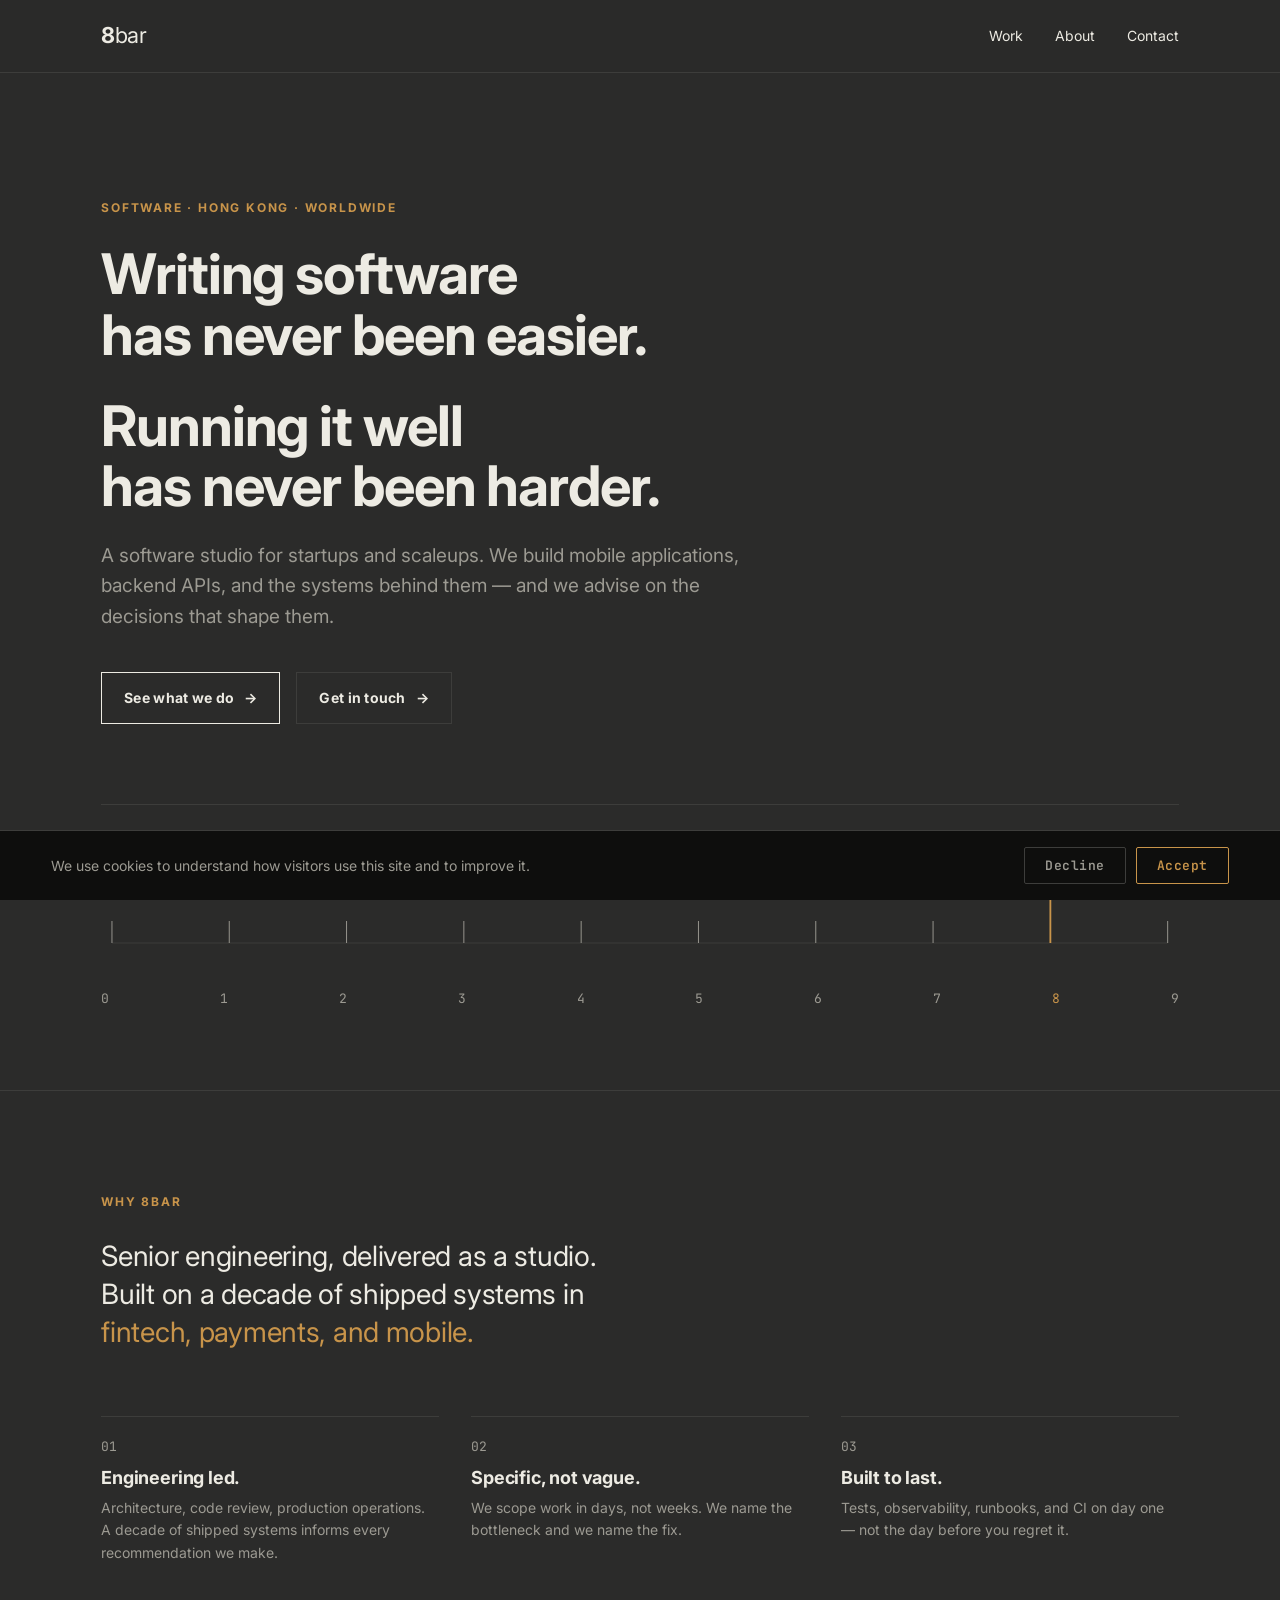
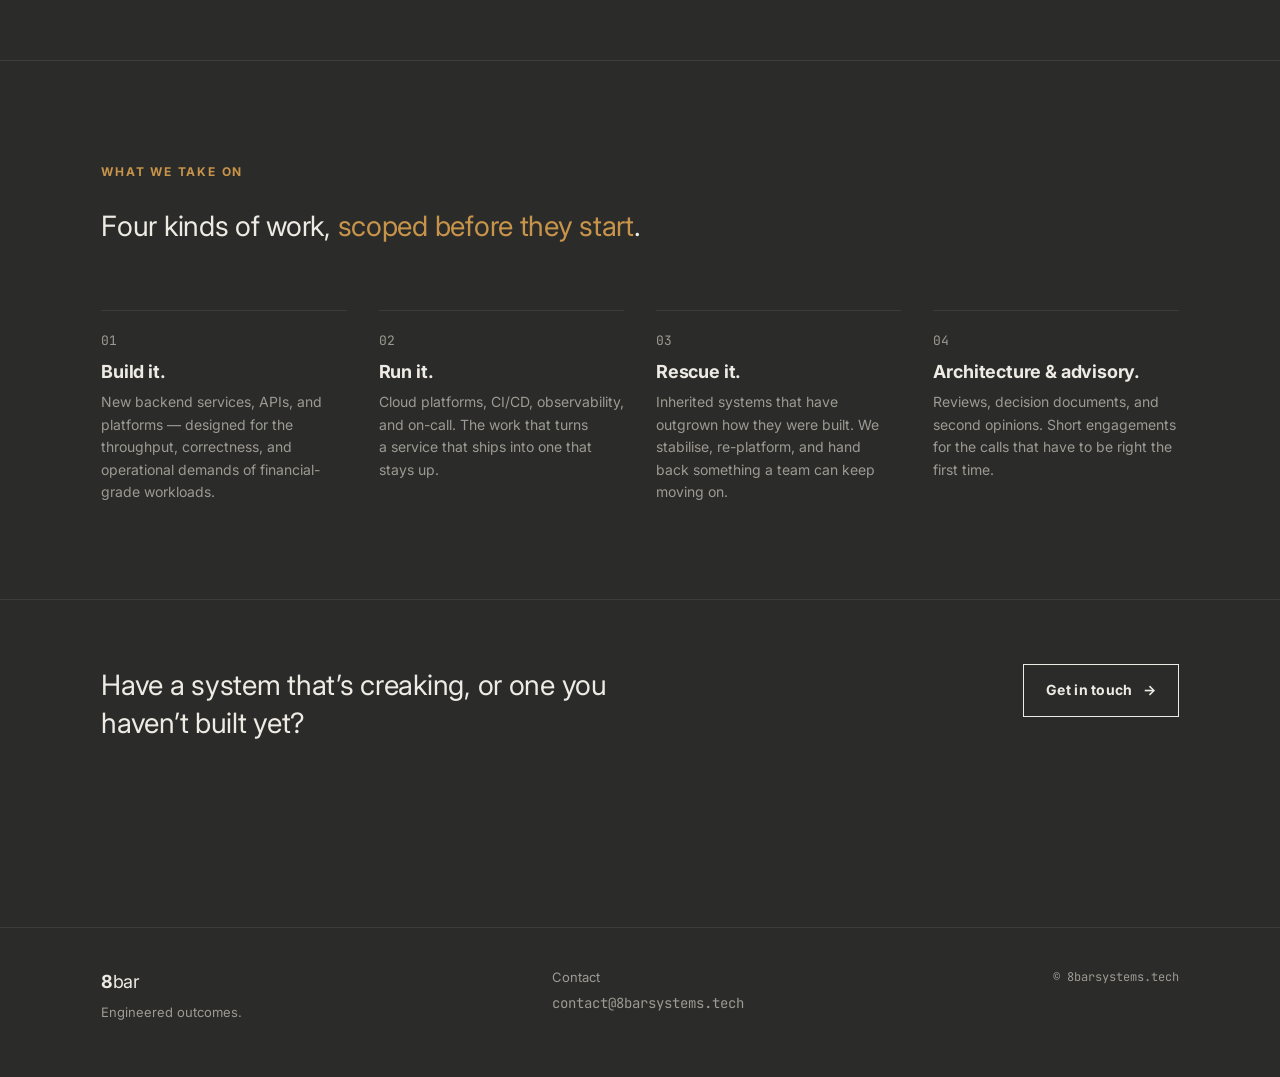
<file: index.html>
<!doctype html>
<html lang="en">
<head>
  <meta charset="utf-8" />
  <meta name="viewport" content="width=device-width, initial-scale=1" />

  <title>8bar Systems — Software studio for startups &amp; scaleups | Hong Kong</title>
  <meta name="description" content="8bar Systems is a Hong Kong software studio for startups and scaleups. We build mobile apps, backend APIs, and the platforms behind them — and advise the teams who run them. Senior engineering from a decade in fintech, payments, and trading." />
  <link rel="canonical" href="https://8barsystems.tech/" />
  <meta name="robots" content="index,follow,max-image-preview:large,max-snippet:-1" />
  <meta name="author" content="8bar Systems" />
  <meta name="geo.region" content="HK" />
  <meta name="geo.placename" content="Central, Hong Kong" />
  <meta name="theme-color" content="#0E0E0D" />

  <meta property="og:type" content="website" />
  <meta property="og:site_name" content="8bar Systems" />
  <meta property="og:title" content="8bar Systems — Engineered outcomes." />
  <meta property="og:description" content="A Hong Kong software studio for startups and scaleups. Mobile, backend, and the systems behind them." />
  <meta property="og:url" content="https://8barsystems.tech/" />
  <meta property="og:image" content="https://8barsystems.tech/og.png" />
  <meta property="og:image:width" content="1200" />
  <meta property="og:image:height" content="630" />
  <meta property="og:locale" content="en_US" />

  <meta name="twitter:card" content="summary_large_image" />
  <meta name="twitter:title" content="8bar Systems — Engineered outcomes." />
  <meta name="twitter:description" content="A Hong Kong software studio for startups and scaleups. Mobile, backend, and the systems behind them." />
  <meta name="twitter:image" content="https://8barsystems.tech/og.png" />

  <link rel="icon" href="/brand/logo.svg" type="image/svg+xml" />
  <link rel="apple-touch-icon" href="/brand/logo.png" />
  <link rel="preconnect" href="https://fonts.googleapis.com" />
  <link rel="preconnect" href="https://fonts.gstatic.com" crossorigin />
  <link rel="stylesheet" href="/styles.css" />

  <!-- Backward compatibility: old #hash links -> real URLs -->
  <script>
    (function () {
      var h = (location.hash || '').replace('#', '').split('?')[0];
      if (['work', 'about', 'contact'].indexOf(h) > -1) location.replace('/' + h + '/');
    })();
  </script>

  <script src="/assets/analytics.js"></script>

  <script type="application/ld+json">
  {
    "@context": "https://schema.org",
    "@graph": [
      {
        "@type": ["Organization", "ProfessionalService"],
        "@id": "https://8barsystems.tech/#organization",
        "name": "8bar Systems",
        "alternateName": "8bar",
        "url": "https://8barsystems.tech/",
        "logo": "https://8barsystems.tech/brand/logo.png",
        "image": "https://8barsystems.tech/og.png",
        "email": "contact@8barsystems.tech",
        "slogan": "Engineered outcomes.",
        "description": "A software studio for startups and scaleups. We build mobile applications, backend APIs, and the platforms behind them, and advise the teams who run them. Senior engineering built on a decade of shipped systems in fintech, payments, trading, and high-throughput mobile.",
        "foundingLocation": "Hong Kong",
        "areaServed": "Worldwide",
        "knowsAbout": [
          "Backend engineering", "Mobile application development", "Payments and FX systems",
          "Trading and market infrastructure", "Event-driven architecture", "Apache Kafka",
          "Kubernetes", "Cloud platforms (AWS, Azure)", "Site reliability engineering",
          "Observability", "Software architecture review", "Fractional CTO"
        ],
        "address": {
          "@type": "PostalAddress",
          "streetAddress": "Unit 2904-05, 29/F, Universal Trade Centre, 3 Arbuthnot Road",
          "addressLocality": "Central",
          "addressRegion": "Hong Kong",
          "addressCountry": "HK"
        },
        "openingHours": "Mo-Fr 09:00-18:00",
        "sameAs": ["https://www.linkedin.com/company/8bar-systems"],
        "contactPoint": {
          "@type": "ContactPoint",
          "email": "contact@8barsystems.tech",
          "contactType": "sales",
          "areaServed": "Worldwide",
          "availableLanguage": "English"
        }
      },
      {
        "@type": "WebSite",
        "@id": "https://8barsystems.tech/#website",
        "url": "https://8barsystems.tech/",
        "name": "8bar Systems",
        "publisher": { "@id": "https://8barsystems.tech/#organization" },
        "inLanguage": "en"
      },
      {
        "@type": "WebPage",
        "@id": "https://8barsystems.tech/#webpage",
        "url": "https://8barsystems.tech/",
        "name": "8bar Systems — Software studio for startups & scaleups",
        "isPartOf": { "@id": "https://8barsystems.tech/#website" },
        "about": { "@id": "https://8barsystems.tech/#organization" },
        "inLanguage": "en"
      },
      {
        "@type": "OfferCatalog",
        "name": "Services",
        "itemListElement": [
          { "@type": "Offer", "itemOffered": { "@type": "Service", "name": "Build", "description": "New backend services, APIs, mobile apps, and platforms designed for the throughput, correctness, and operational demands of financial-grade workloads." } },
          { "@type": "Offer", "itemOffered": { "@type": "Service", "name": "Run", "description": "Cloud platforms, CI/CD, observability, and on-call. The work that turns a service that ships into one that stays up." } },
          { "@type": "Offer", "itemOffered": { "@type": "Service", "name": "Rescue", "description": "Inherited systems that have outgrown how they were built. We stabilise, re-platform, and hand back something a team can keep moving on." } },
          { "@type": "Offer", "itemOffered": { "@type": "Service", "name": "Architecture & advisory", "description": "Reviews, decision documents, and second opinions. Short engagements for the calls that have to be right the first time." } }
        ]
      }
    ]
  }
  </script>
</head>
<body>
  <header class="site-header">
    <div class="shell row">
      <a href="/" class="wordmark" aria-label="8bar — home"><span class="num">8</span><span class="word">bar</span></a>
      <nav class="nav" aria-label="Primary">
        <a href="/work/">Work</a>
        <a href="/about/">About</a>
        <a href="/contact/">Contact</a>
      </nav>
    </div>
  </header>

  <main class="page">
    <section class="shell hero">
      <span class="eyebrow">Software · Hong Kong · Worldwide</span>
      <h1 class="display hero-wedge" style="margin-top:24px">
        Writing software<br/>has never been easier.
        <span class="hero-wedge-break"> </span>
        Running it well<br/>has never been harder.
      </h1>
      <p class="lede">
        A software studio for startups and scaleups. We build mobile applications,
        backend APIs, and the systems behind them — and we advise on the decisions
        that shape them.
      </p>
      <div class="ctas">
        <a href="/work/" class="btn btn--primary">See what we do <span class="arrow">→</span></a>
        <a href="/contact/" class="btn">Get in touch <span class="arrow">→</span></a>
      </div>

      <div class="hero-scale-wrap">
        <svg class="scale" viewBox="0 0 1180 110" preserveAspectRatio="none" role="img" aria-label="Precision measurement scale, eight mark highlighted">
          <line x1="12" y1="82" x2="1168" y2="82" stroke="var(--subtle)" stroke-width="1"/>
          <line x1="12" y1="82" x2="12" y2="60" stroke="var(--steel)" stroke-width="1"/>
          <line x1="140.44" y1="82" x2="140.44" y2="60" stroke="var(--steel)" stroke-width="1"/>
          <line x1="268.89" y1="82" x2="268.89" y2="60" stroke="var(--steel)" stroke-width="1"/>
          <line x1="397.33" y1="82" x2="397.33" y2="60" stroke="var(--steel)" stroke-width="1"/>
          <line x1="525.78" y1="82" x2="525.78" y2="60" stroke="var(--steel)" stroke-width="1"/>
          <line x1="654.22" y1="82" x2="654.22" y2="60" stroke="var(--steel)" stroke-width="1"/>
          <line x1="782.67" y1="82" x2="782.67" y2="60" stroke="var(--steel)" stroke-width="1"/>
          <line x1="911.11" y1="82" x2="911.11" y2="60" stroke="var(--steel)" stroke-width="1"/>
          <line x1="1039.56" y1="82" x2="1039.56" y2="26" stroke="var(--amber)" stroke-width="2"/>
          <text x="1039.56" y="14" text-anchor="middle" font-family="Inter, Helvetica, sans-serif" font-weight="700" font-size="14" fill="var(--amber)" letter-spacing="0.02em">8</text>
          <line x1="1168" y1="82" x2="1168" y2="60" stroke="var(--steel)" stroke-width="1"/>
        </svg>
        <div class="scale-caption">
          <span>0</span><span>1</span><span>2</span><span>3</span><span>4</span>
          <span>5</span><span>6</span><span>7</span><span style="color:var(--amber)">8</span><span>9</span>
        </div>
      </div>
    </section>

    <hr class="divider" />

    <section class="shell section">
      <span class="eyebrow">Why 8bar</span>
      <p class="statement" style="margin-top:24px">
        Senior engineering, delivered as a studio. Built on a decade of shipped
        systems in <em>fintech, payments, and mobile.</em>
      </p>

      <div class="three-up">
        <div class="item">
          <div class="num">01</div>
          <h3>Engineering led.</h3>
          <p>Architecture, code review, production operations. A decade of shipped systems informs every recommendation we make.</p>
        </div>
        <div class="item">
          <div class="num">02</div>
          <h3>Specific, not vague.</h3>
          <p>We scope work in days, not weeks. We name the bottleneck and we name the fix.</p>
        </div>
        <div class="item">
          <div class="num">03</div>
          <h3>Built to last.</h3>
          <p>Tests, observability, runbooks, and CI on day one — not the day before you regret it.</p>
        </div>
      </div>
    </section>

    <hr class="divider" />

    <section class="shell section">
      <span class="eyebrow">What we take on</span>
      <p class="statement" style="margin-top:24px">
        Four kinds of work, <em>scoped before they start</em>.
      </p>

      <div class="four-up">
        <div class="item">
          <div class="num">01</div>
          <h3>Build it.</h3>
          <p>New backend services, APIs, and platforms — designed for the throughput, correctness, and operational demands of financial-grade workloads.</p>
        </div>
        <div class="item">
          <div class="num">02</div>
          <h3>Run it.</h3>
          <p>Cloud platforms, CI/CD, observability, and on-call. The work that turns a service that ships into one that stays up.</p>
        </div>
        <div class="item">
          <div class="num">03</div>
          <h3>Rescue it.</h3>
          <p>Inherited systems that have outgrown how they were built. We stabilise, re-platform, and hand back something a team can keep moving on.</p>
        </div>
        <div class="item">
          <div class="num">04</div>
          <h3>Architecture &amp; advisory.</h3>
          <p>Reviews, decision documents, and second opinions. Short engagements for the calls that have to be right the first time.</p>
        </div>
      </div>
    </section>

    <hr class="divider" />

    <section class="shell section--tight">
      <div style="display:flex;justify-content:space-between;align-items:baseline;flex-wrap:wrap;gap:24px">
        <p class="statement">Have a system that&rsquo;s creaking, or one you haven&rsquo;t built yet?</p>
        <a href="/contact/" class="btn btn--primary">Get in touch <span class="arrow">→</span></a>
      </div>
    </section>
  </main>

  <footer class="site-footer">
    <div class="shell row">
      <div class="col">
        <span class="wordmark" style="font-size:18px"><span class="num">8</span><span class="word">bar</span></span>
        <span class="meta">Engineered outcomes.</span>
      </div>
      <div class="col">
        <span class="meta">Contact</span>
        <a class="mono" style="font-size:14px" href="mailto:contact@8barsystems.tech">contact@8barsystems.tech</a>
      </div>
      <div class="col" style="text-align:right">
        <span class="mono" style="font-size:12px;color:var(--steel)">© 8barsystems.tech</span>
      </div>
    </div>
  </footer>
</body>
</html>
</file>
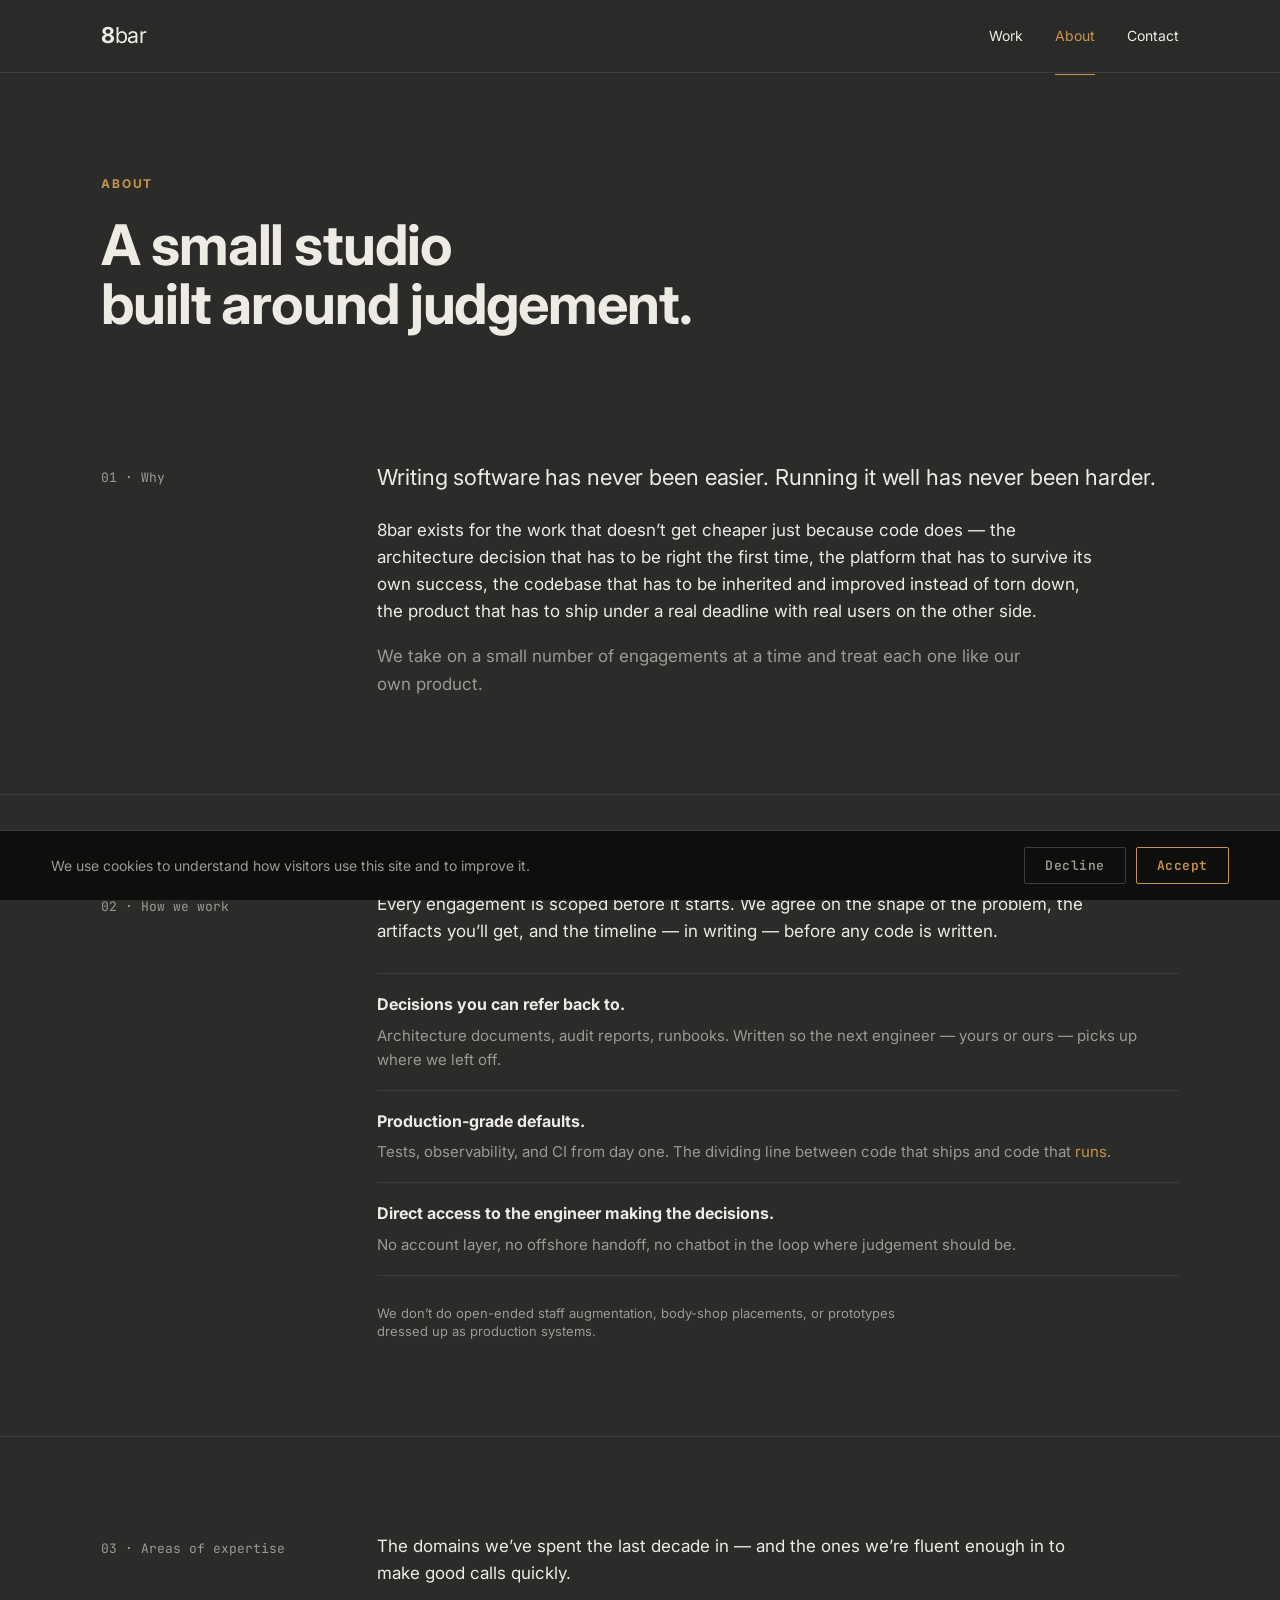
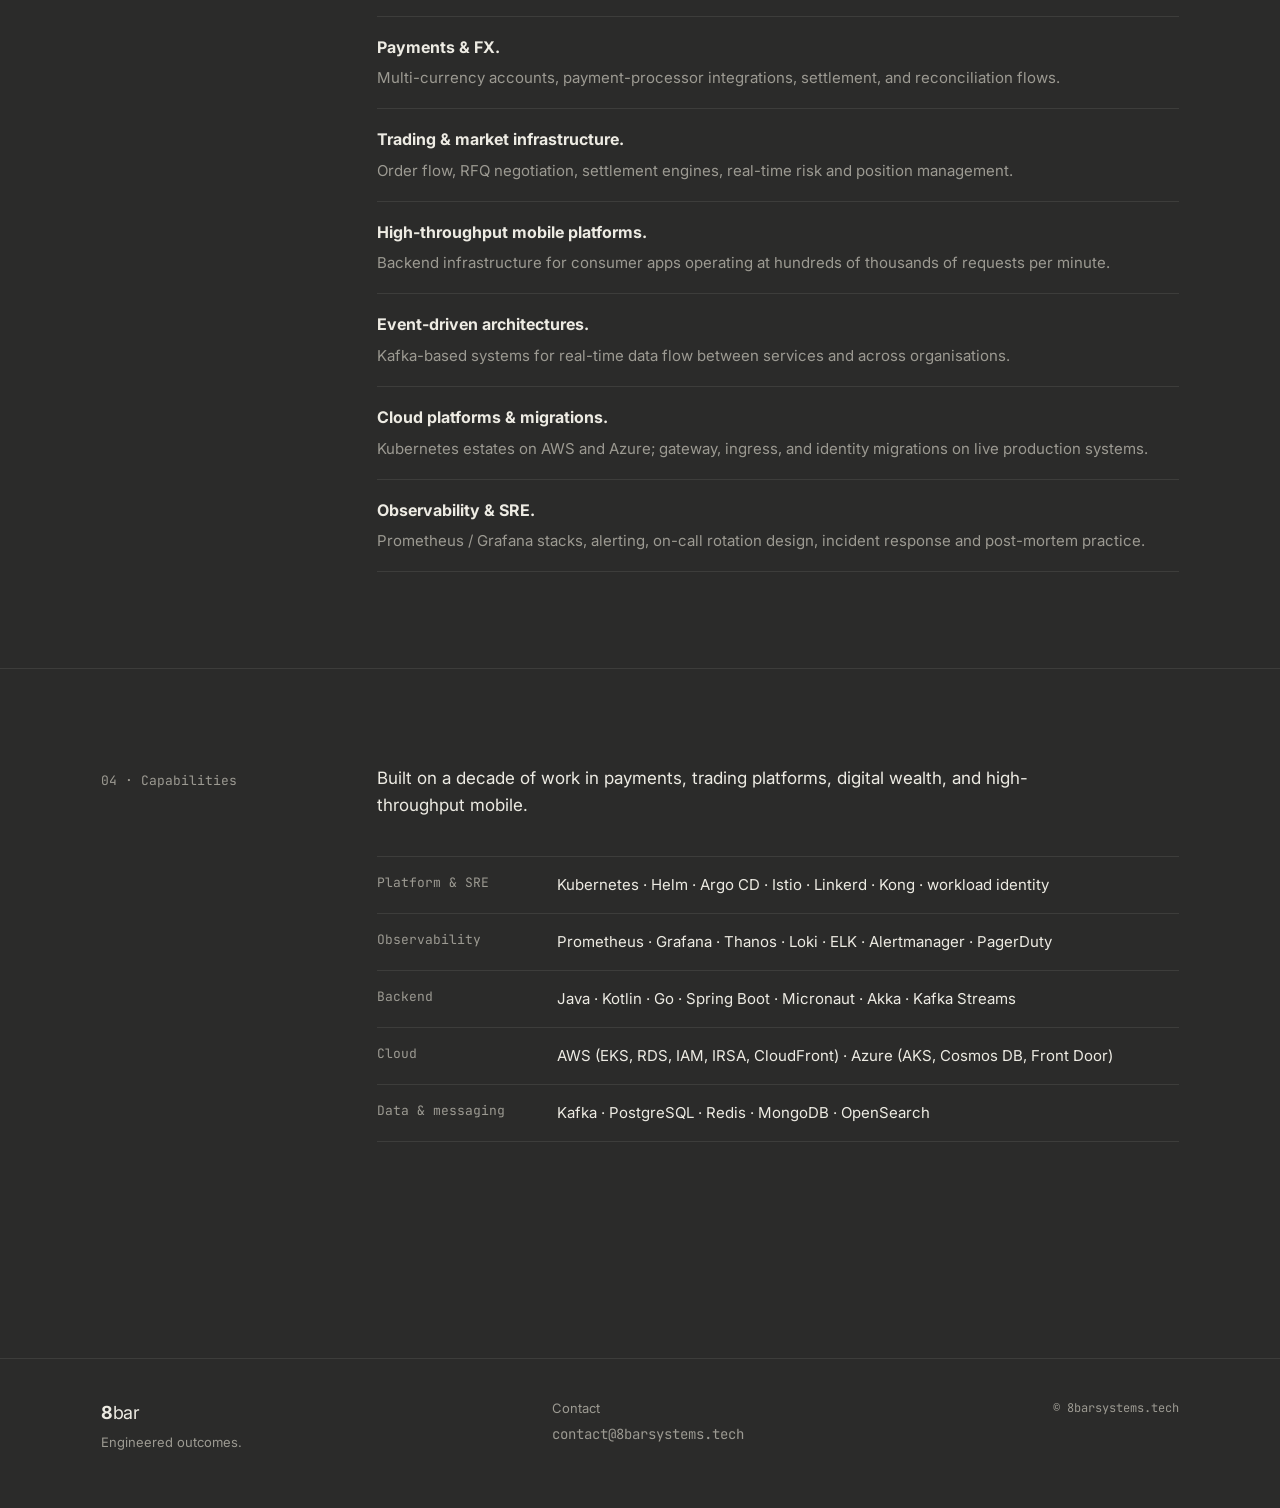
<file: about/index.html>
<!doctype html>
<html lang="en">
<head>
  <meta charset="utf-8" />
  <meta name="viewport" content="width=device-width, initial-scale=1" />

  <title>About — A small studio built around judgement | 8bar Systems</title>
  <meta name="description" content="8bar Systems is a small Hong Kong software studio built around engineering judgement. A decade of shipped systems in payments &amp; FX, trading &amp; market infrastructure, high-throughput mobile, event-driven architecture, cloud platforms, and SRE." />
  <link rel="canonical" href="https://8barsystems.tech/about/" />
  <meta name="robots" content="index,follow,max-image-preview:large,max-snippet:-1" />
  <meta name="theme-color" content="#0E0E0D" />

  <meta property="og:type" content="website" />
  <meta property="og:site_name" content="8bar Systems" />
  <meta property="og:title" content="About — A small studio built around judgement | 8bar Systems" />
  <meta property="og:description" content="A decade of shipped systems in fintech, payments, trading, and high-throughput mobile. We take on a small number of engagements and treat each like our own product." />
  <meta property="og:url" content="https://8barsystems.tech/about/" />
  <meta property="og:image" content="https://8barsystems.tech/og.png" />
  <meta property="og:image:width" content="1200" />
  <meta property="og:image:height" content="630" />
  <meta property="og:locale" content="en_US" />

  <meta name="twitter:card" content="summary_large_image" />
  <meta name="twitter:title" content="About — A small studio built around judgement | 8bar Systems" />
  <meta name="twitter:description" content="A decade of shipped systems in fintech, payments, trading, and high-throughput mobile." />
  <meta name="twitter:image" content="https://8barsystems.tech/og.png" />

  <link rel="icon" href="/brand/logo.svg" type="image/svg+xml" />
  <link rel="apple-touch-icon" href="/brand/logo.png" />
  <link rel="preconnect" href="https://fonts.googleapis.com" />
  <link rel="preconnect" href="https://fonts.gstatic.com" crossorigin />
  <link rel="stylesheet" href="/styles.css" />

  <script src="/assets/analytics.js"></script>

  <script type="application/ld+json">
  {
    "@context": "https://schema.org",
    "@graph": [
      {
        "@type": "AboutPage",
        "@id": "https://8barsystems.tech/about/#webpage",
        "url": "https://8barsystems.tech/about/",
        "name": "About — A small studio built around judgement | 8bar Systems",
        "description": "A small Hong Kong software studio built around engineering judgement, with a decade of shipped systems in fintech, payments, trading, and high-throughput mobile.",
        "inLanguage": "en",
        "about": { "@id": "https://8barsystems.tech/#organization" }
      },
      {
        "@type": "BreadcrumbList",
        "itemListElement": [
          { "@type": "ListItem", "position": 1, "name": "Home", "item": "https://8barsystems.tech/" },
          { "@type": "ListItem", "position": 2, "name": "About", "item": "https://8barsystems.tech/about/" }
        ]
      }
    ]
  }
  </script>
</head>
<body>
  <header class="site-header">
    <div class="shell row">
      <a href="/" class="wordmark" aria-label="8bar — home"><span class="num">8</span><span class="word">bar</span></a>
      <nav class="nav" aria-label="Primary">
        <a href="/work/">Work</a>
        <a href="/about/" class="is-active">About</a>
        <a href="/contact/">Contact</a>
      </nav>
    </div>
  </header>

  <main class="page">
    <section class="shell" style="padding-top:96px;padding-bottom:32px">
      <span class="eyebrow">About</span>
      <h1 class="display" style="margin-top:20px;max-width:18ch">A small studio<br/>built around judgement.</h1>
    </section>

    <section class="shell section">
      <div class="about-grid">
        <div class="label">01 · Why</div>
        <div>
          <p style="font-size:22px;line-height:1.4;letter-spacing:-0.005em">
            Writing software has never been easier. Running it well has never been harder.
          </p>
          <p style="margin-top:24px">
            8bar exists for the work that doesn&rsquo;t get cheaper just because
            code does — the architecture decision that has to be right the first
            time, the platform that has to survive its own success, the codebase
            that has to be inherited and improved instead of torn down, the
            product that has to ship under a real deadline with real users on
            the other side.
          </p>
          <p style="margin-top:18px;color:var(--steel)">
            We take on a small number of engagements at a time and treat each
            one like our own product.
          </p>
        </div>
      </div>
    </section>

    <hr class="divider" />

    <section class="shell section">
      <div class="about-grid">
        <div class="label">02 · How we work</div>
        <div>
          <p>
            Every engagement is scoped before it starts. We agree on the shape
            of the problem, the artifacts you&rsquo;ll get, and the timeline —
            in writing — before any code is written.
          </p>

          <ul class="how-list" aria-label="What you can expect">
            <li>
              <div class="how-label">Decisions you can refer back to.</div>
              <div class="how-desc">Architecture documents, audit reports, runbooks. Written so the next engineer — yours or ours — picks up where we left off.</div>
            </li>
            <li>
              <div class="how-label">Production-grade defaults.</div>
              <div class="how-desc">Tests, observability, and CI from day one. The dividing line between code that ships and code that <em>runs</em>.</div>
            </li>
            <li>
              <div class="how-label">Direct access to the engineer making the decisions.</div>
              <div class="how-desc">No account layer, no offshore handoff, no chatbot in the loop where judgement should be.</div>
            </li>
          </ul>

          <p class="meta" style="margin-top:28px">
            We don&rsquo;t do open-ended staff augmentation, body-shop
            placements, or prototypes dressed up as production systems.
          </p>
        </div>
      </div>
    </section>

    <hr class="divider" />

    <section class="shell section">
      <div class="about-grid">
        <div class="label">03 · Areas of expertise</div>
        <div>
          <p>The domains we&rsquo;ve spent the last decade in — and the ones we&rsquo;re fluent enough in to make good calls quickly.</p>

          <ul class="how-list" aria-label="Areas of expertise">
            <li>
              <div class="how-label">Payments &amp; FX.</div>
              <div class="how-desc">Multi-currency accounts, payment-processor integrations, settlement, and reconciliation flows.</div>
            </li>
            <li>
              <div class="how-label">Trading &amp; market infrastructure.</div>
              <div class="how-desc">Order flow, RFQ negotiation, settlement engines, real-time risk and position management.</div>
            </li>
            <li>
              <div class="how-label">High-throughput mobile platforms.</div>
              <div class="how-desc">Backend infrastructure for consumer apps operating at hundreds of thousands of requests per minute.</div>
            </li>
            <li>
              <div class="how-label">Event-driven architectures.</div>
              <div class="how-desc">Kafka-based systems for real-time data flow between services and across organisations.</div>
            </li>
            <li>
              <div class="how-label">Cloud platforms &amp; migrations.</div>
              <div class="how-desc">Kubernetes estates on AWS and Azure; gateway, ingress, and identity migrations on live production systems.</div>
            </li>
            <li>
              <div class="how-label">Observability &amp; SRE.</div>
              <div class="how-desc">Prometheus / Grafana stacks, alerting, on-call rotation design, incident response and post-mortem practice.</div>
            </li>
          </ul>
        </div>
      </div>
    </section>

    <hr class="divider" />

    <section class="shell section">
      <div class="about-grid">
        <div class="label">04 · Capabilities</div>
        <div>
          <p>Built on a decade of work in payments, trading platforms, digital wealth, and high-throughput mobile.</p>

          <div class="skills-grid">
            <div class="skill-col">
              <span class="skill-label">Platform &amp; SRE</span>
              <span class="skill-list">Kubernetes · Helm · Argo CD · Istio · Linkerd · Kong · workload identity</span>
            </div>
            <div class="skill-col">
              <span class="skill-label">Observability</span>
              <span class="skill-list">Prometheus · Grafana · Thanos · Loki · ELK · Alertmanager · PagerDuty</span>
            </div>
            <div class="skill-col">
              <span class="skill-label">Backend</span>
              <span class="skill-list">Java · Kotlin · Go · Spring Boot · Micronaut · Akka · Kafka Streams</span>
            </div>
            <div class="skill-col">
              <span class="skill-label">Cloud</span>
              <span class="skill-list">AWS (EKS, RDS, IAM, IRSA, CloudFront) · Azure (AKS, Cosmos DB, Front Door)</span>
            </div>
            <div class="skill-col">
              <span class="skill-label">Data &amp; messaging</span>
              <span class="skill-list">Kafka · PostgreSQL · Redis · MongoDB · OpenSearch</span>
            </div>
          </div>
        </div>
      </div>
    </section>
  </main>

  <footer class="site-footer">
    <div class="shell row">
      <div class="col">
        <span class="wordmark" style="font-size:18px"><span class="num">8</span><span class="word">bar</span></span>
        <span class="meta">Engineered outcomes.</span>
      </div>
      <div class="col">
        <span class="meta">Contact</span>
        <a class="mono" style="font-size:14px" href="mailto:contact@8barsystems.tech">contact@8barsystems.tech</a>
      </div>
      <div class="col" style="text-align:right">
        <span class="mono" style="font-size:12px;color:var(--steel)">© 8barsystems.tech</span>
      </div>
    </div>
  </footer>
</body>
</html>
</file>
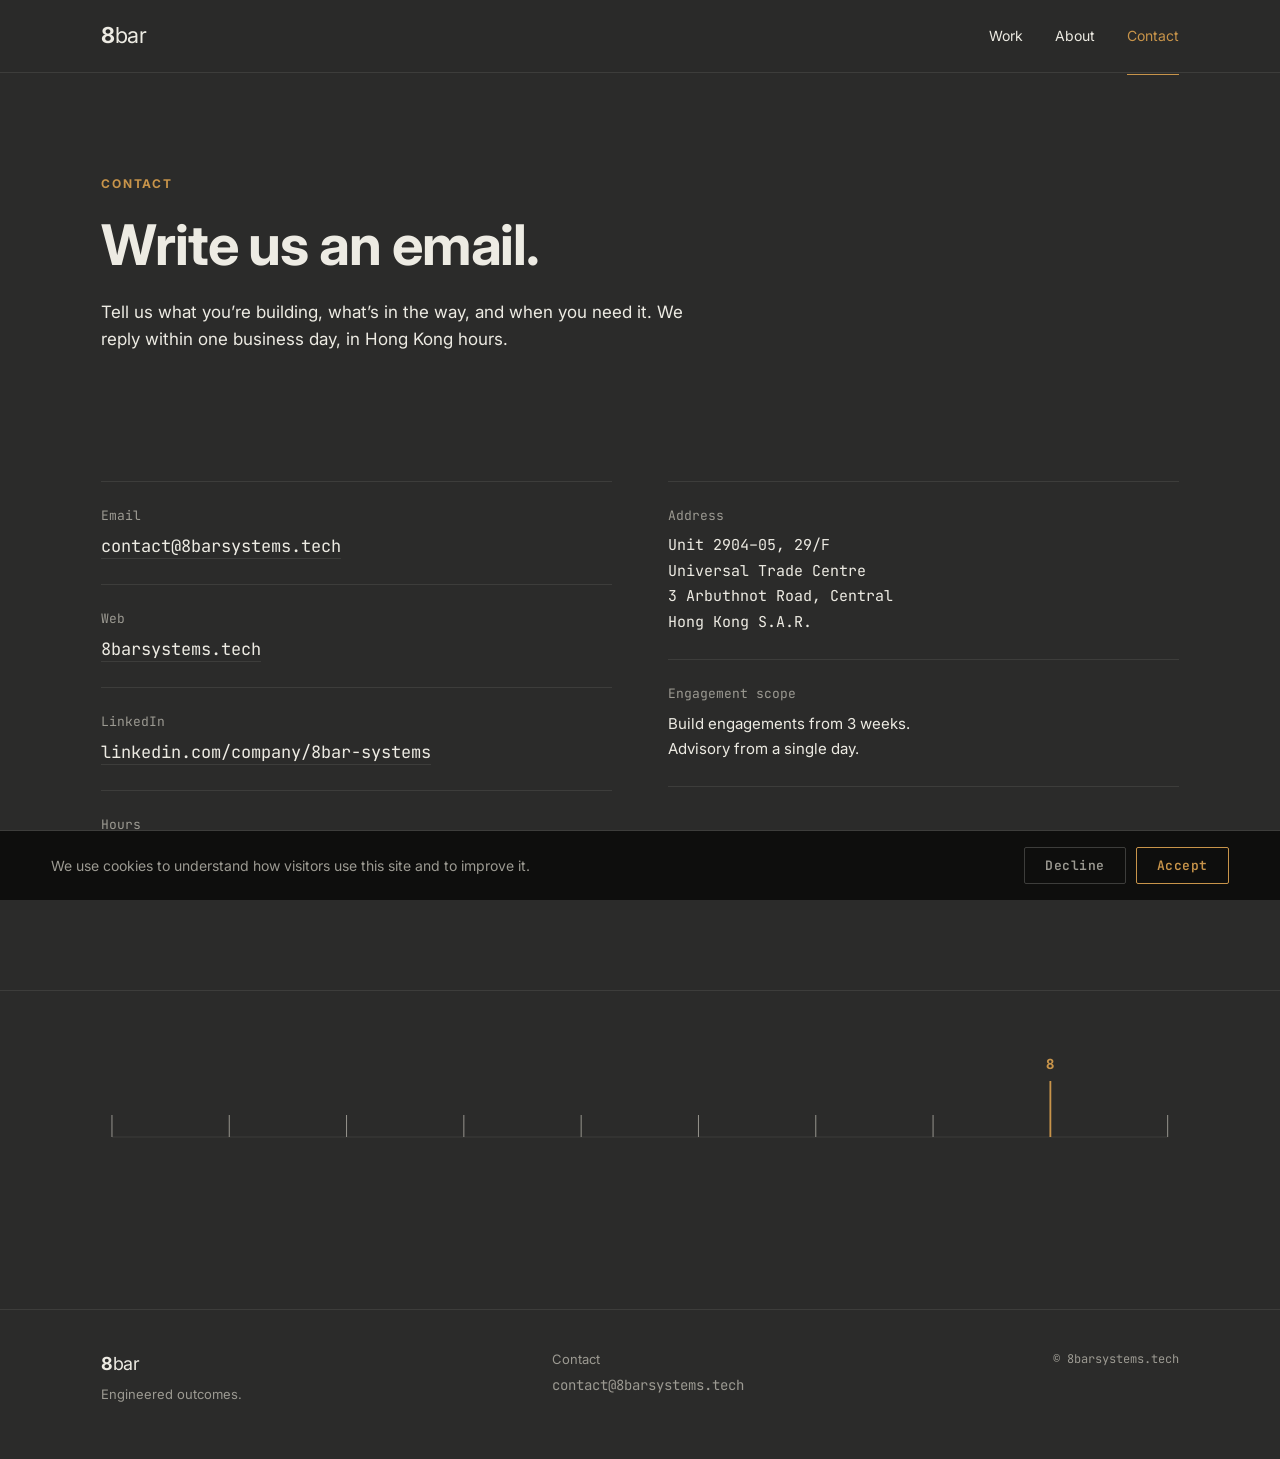
<file: contact/index.html>
<!doctype html>
<html lang="en">
<head>
  <meta charset="utf-8" />
  <meta name="viewport" content="width=device-width, initial-scale=1" />

  <title>Contact 8bar Systems — Hong Kong software studio</title>
  <meta name="description" content="Contact 8bar Systems. Email contact@8barsystems.tech — we reply within one business day in Hong Kong hours. Build engagements from 3 weeks, advisory from a single day. Central, Hong Kong." />
  <link rel="canonical" href="https://8barsystems.tech/contact/" />
  <meta name="robots" content="index,follow,max-image-preview:large,max-snippet:-1" />
  <meta name="geo.region" content="HK" />
  <meta name="geo.placename" content="Central, Hong Kong" />
  <meta name="theme-color" content="#0E0E0D" />

  <meta property="og:type" content="website" />
  <meta property="og:site_name" content="8bar Systems" />
  <meta property="og:title" content="Contact 8bar Systems — Hong Kong software studio" />
  <meta property="og:description" content="Tell us what you're building, what's in the way, and when you need it. We reply within one business day, in Hong Kong hours." />
  <meta property="og:url" content="https://8barsystems.tech/contact/" />
  <meta property="og:image" content="https://8barsystems.tech/og.png" />
  <meta property="og:image:width" content="1200" />
  <meta property="og:image:height" content="630" />
  <meta property="og:locale" content="en_US" />

  <meta name="twitter:card" content="summary_large_image" />
  <meta name="twitter:title" content="Contact 8bar Systems — Hong Kong software studio" />
  <meta name="twitter:description" content="Tell us what you're building, what's in the way, and when you need it. We reply within one business day." />
  <meta name="twitter:image" content="https://8barsystems.tech/og.png" />

  <link rel="icon" href="/brand/logo.svg" type="image/svg+xml" />
  <link rel="apple-touch-icon" href="/brand/logo.png" />
  <link rel="preconnect" href="https://fonts.googleapis.com" />
  <link rel="preconnect" href="https://fonts.gstatic.com" crossorigin />
  <link rel="stylesheet" href="/styles.css" />

  <script src="/assets/analytics.js"></script>

  <script type="application/ld+json">
  {
    "@context": "https://schema.org",
    "@graph": [
      {
        "@type": "ContactPage",
        "@id": "https://8barsystems.tech/contact/#webpage",
        "url": "https://8barsystems.tech/contact/",
        "name": "Contact 8bar Systems — Hong Kong software studio",
        "description": "Contact details and engagement scope for 8bar Systems.",
        "inLanguage": "en",
        "about": { "@id": "https://8barsystems.tech/#organization" }
      },
      {
        "@type": "Organization",
        "@id": "https://8barsystems.tech/#organization",
        "name": "8bar Systems",
        "url": "https://8barsystems.tech/",
        "email": "contact@8barsystems.tech",
        "address": {
          "@type": "PostalAddress",
          "streetAddress": "Unit 2904-05, 29/F, Universal Trade Centre, 3 Arbuthnot Road",
          "addressLocality": "Central",
          "addressRegion": "Hong Kong",
          "addressCountry": "HK"
        },
        "openingHours": "Mo-Fr 09:00-18:00",
        "sameAs": ["https://www.linkedin.com/company/8bar-systems"]
      },
      {
        "@type": "BreadcrumbList",
        "itemListElement": [
          { "@type": "ListItem", "position": 1, "name": "Home", "item": "https://8barsystems.tech/" },
          { "@type": "ListItem", "position": 2, "name": "Contact", "item": "https://8barsystems.tech/contact/" }
        ]
      }
    ]
  }
  </script>
</head>
<body>
  <header class="site-header">
    <div class="shell row">
      <a href="/" class="wordmark" aria-label="8bar — home"><span class="num">8</span><span class="word">bar</span></a>
      <nav class="nav" aria-label="Primary">
        <a href="/work/">Work</a>
        <a href="/about/">About</a>
        <a href="/contact/" class="is-active">Contact</a>
      </nav>
    </div>
  </header>

  <main class="page">
    <section class="shell" style="padding-top:96px;padding-bottom:32px">
      <span class="eyebrow">Contact</span>
      <h1 class="display" style="margin-top:20px;max-width:20ch">Write us an email.</h1>
      <p class="lede" style="margin-top:24px;max-width:54ch">
        Tell us what you&rsquo;re building, what&rsquo;s in the way, and when
        you need it. We reply within one business day, in Hong Kong hours.
      </p>
    </section>

    <section class="shell section">
      <div class="contact-grid">
        <div>
          <div class="contact-block">
            <span class="label">Email</span>
            <span class="value"><a href="mailto:contact@8barsystems.tech">contact@8barsystems.tech</a></span>
          </div>
          <div class="contact-block">
            <span class="label">Web</span>
            <span class="value"><a href="https://8barsystems.tech">8barsystems.tech</a></span>
          </div>
          <div class="contact-block">
            <span class="label">LinkedIn</span>
            <span class="value"><a href="https://www.linkedin.com/company/8bar-systems" rel="noopener">linkedin.com/company/8bar-systems</a></span>
          </div>
          <div class="contact-block">
            <span class="label">Hours</span>
            <span class="value">Mon — Fri · 09:00 — 18:00 HKT</span>
          </div>
        </div>

        <div>
          <div class="contact-block">
            <span class="label">Address</span>
            <span class="value" style="font-size:15px;line-height:1.7">
              Unit 2904–05, 29/F<br/>
              Universal Trade Centre<br/>
              3 Arbuthnot Road, Central<br/>
              Hong Kong S.A.R.
            </span>
          </div>
          <div class="contact-block">
            <span class="label">Engagement scope</span>
            <span class="value" style="font-size:15px;line-height:1.7;font-family:var(--sans)">
              Build engagements from 3 weeks.<br/>
              Advisory from a single day.
            </span>
          </div>
        </div>
      </div>
    </section>

    <hr class="divider" />

    <section class="shell section--tight" style="padding-bottom:24px">
      <svg class="scale" viewBox="0 0 1180 110" preserveAspectRatio="none" role="img" aria-label="Precision measurement scale, eight mark highlighted">
        <line x1="12" y1="82" x2="1168" y2="82" stroke="var(--subtle)" stroke-width="1"/>
        <line x1="12" y1="82" x2="12" y2="60" stroke="var(--steel)" stroke-width="1"/>
        <line x1="140.44" y1="82" x2="140.44" y2="60" stroke="var(--steel)" stroke-width="1"/>
        <line x1="268.89" y1="82" x2="268.89" y2="60" stroke="var(--steel)" stroke-width="1"/>
        <line x1="397.33" y1="82" x2="397.33" y2="60" stroke="var(--steel)" stroke-width="1"/>
        <line x1="525.78" y1="82" x2="525.78" y2="60" stroke="var(--steel)" stroke-width="1"/>
        <line x1="654.22" y1="82" x2="654.22" y2="60" stroke="var(--steel)" stroke-width="1"/>
        <line x1="782.67" y1="82" x2="782.67" y2="60" stroke="var(--steel)" stroke-width="1"/>
        <line x1="911.11" y1="82" x2="911.11" y2="60" stroke="var(--steel)" stroke-width="1"/>
        <line x1="1039.56" y1="82" x2="1039.56" y2="26" stroke="var(--amber)" stroke-width="2"/>
        <text x="1039.56" y="14" text-anchor="middle" font-family="Inter, Helvetica, sans-serif" font-weight="700" font-size="14" fill="var(--amber)" letter-spacing="0.02em">8</text>
        <line x1="1168" y1="82" x2="1168" y2="60" stroke="var(--steel)" stroke-width="1"/>
      </svg>
    </section>
  </main>

  <footer class="site-footer">
    <div class="shell row">
      <div class="col">
        <span class="wordmark" style="font-size:18px"><span class="num">8</span><span class="word">bar</span></span>
        <span class="meta">Engineered outcomes.</span>
      </div>
      <div class="col">
        <span class="meta">Contact</span>
        <a class="mono" style="font-size:14px" href="mailto:contact@8barsystems.tech">contact@8barsystems.tech</a>
      </div>
      <div class="col" style="text-align:right">
        <span class="mono" style="font-size:12px;color:var(--steel)">© 8barsystems.tech</span>
      </div>
    </div>
  </footer>
</body>
</html>
</file>
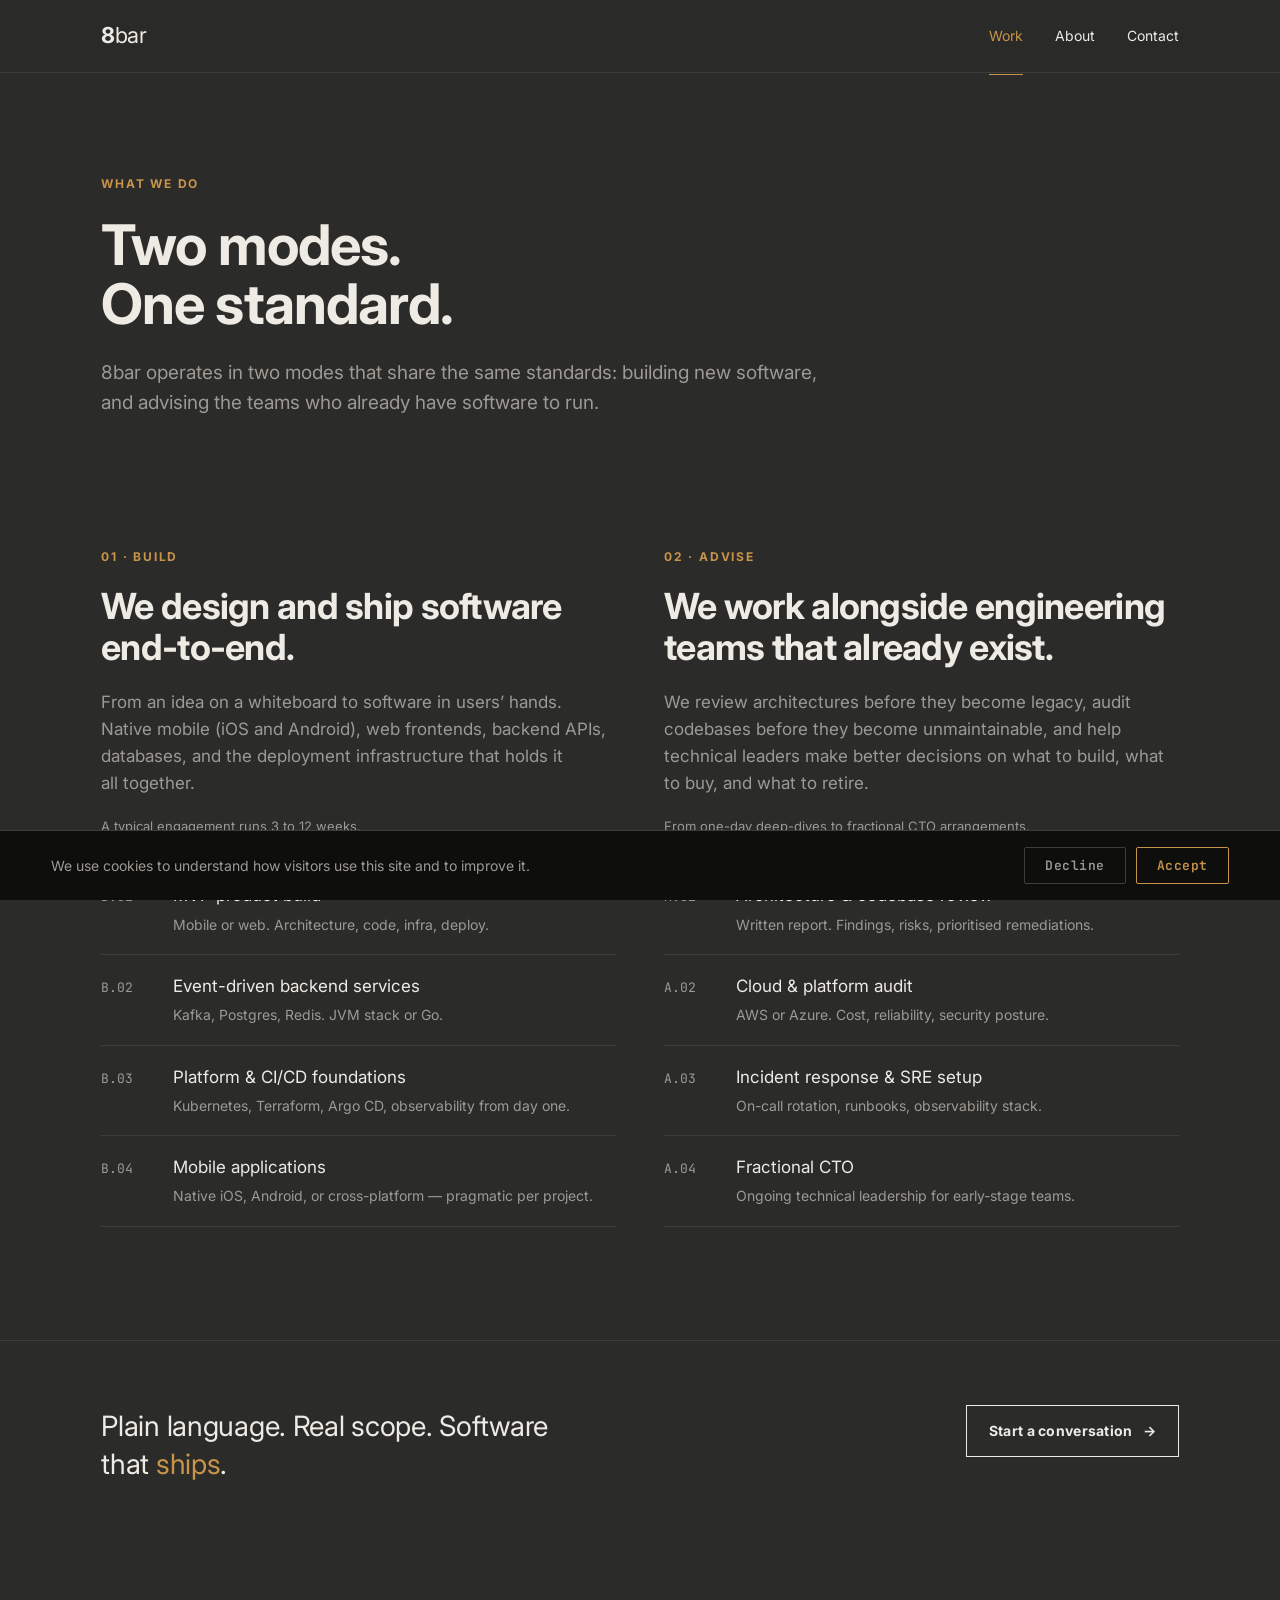
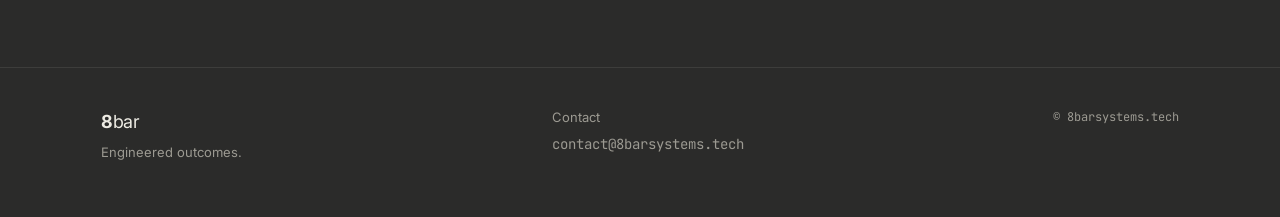
<file: work/index.html>
<!doctype html>
<html lang="en">
<head>
  <meta charset="utf-8" />
  <meta name="viewport" content="width=device-width, initial-scale=1" />

  <title>What we do — Build &amp; Advise | 8bar Systems</title>
  <meta name="description" content="8bar Systems works in two modes: building software end-to-end (mobile, web, backend APIs, platforms) and advising engineering teams on architecture, cloud, SRE, and fractional CTO. Plain language, real scope, software that ships." />
  <link rel="canonical" href="https://8barsystems.tech/work/" />
  <meta name="robots" content="index,follow,max-image-preview:large,max-snippet:-1" />
  <meta name="theme-color" content="#0E0E0D" />

  <meta property="og:type" content="website" />
  <meta property="og:site_name" content="8bar Systems" />
  <meta property="og:title" content="What we do — Build & Advise | 8bar Systems" />
  <meta property="og:description" content="Two modes, one standard: building new software and advising the teams who already have software to run." />
  <meta property="og:url" content="https://8barsystems.tech/work/" />
  <meta property="og:image" content="https://8barsystems.tech/og.png" />
  <meta property="og:image:width" content="1200" />
  <meta property="og:image:height" content="630" />
  <meta property="og:locale" content="en_US" />

  <meta name="twitter:card" content="summary_large_image" />
  <meta name="twitter:title" content="What we do — Build & Advise | 8bar Systems" />
  <meta name="twitter:description" content="Two modes, one standard: building new software and advising the teams who already have software to run." />
  <meta name="twitter:image" content="https://8barsystems.tech/og.png" />

  <link rel="icon" href="/brand/logo.svg" type="image/svg+xml" />
  <link rel="apple-touch-icon" href="/brand/logo.png" />
  <link rel="preconnect" href="https://fonts.googleapis.com" />
  <link rel="preconnect" href="https://fonts.gstatic.com" crossorigin />
  <link rel="stylesheet" href="/styles.css" />

  <script src="/assets/analytics.js"></script>

  <script type="application/ld+json">
  {
    "@context": "https://schema.org",
    "@graph": [
      {
        "@type": "WebPage",
        "@id": "https://8barsystems.tech/work/#webpage",
        "url": "https://8barsystems.tech/work/",
        "name": "What we do — Build & Advise | 8bar Systems",
        "description": "8bar Systems works in two modes: building software end-to-end and advising engineering teams.",
        "inLanguage": "en",
        "about": { "@id": "https://8barsystems.tech/#organization" }
      },
      {
        "@type": "BreadcrumbList",
        "itemListElement": [
          { "@type": "ListItem", "position": 1, "name": "Home", "item": "https://8barsystems.tech/" },
          { "@type": "ListItem", "position": 2, "name": "Work", "item": "https://8barsystems.tech/work/" }
        ]
      }
    ]
  }
  </script>
</head>
<body>
  <header class="site-header">
    <div class="shell row">
      <a href="/" class="wordmark" aria-label="8bar — home"><span class="num">8</span><span class="word">bar</span></a>
      <nav class="nav" aria-label="Primary">
        <a href="/work/" class="is-active">Work</a>
        <a href="/about/">About</a>
        <a href="/contact/">Contact</a>
      </nav>
    </div>
  </header>

  <main class="page">
    <section class="shell" style="padding-top:96px;padding-bottom:32px">
      <span class="eyebrow">What we do</span>
      <h1 class="display" style="margin-top:20px;max-width:18ch">Two modes.<br/>One standard.</h1>
      <p class="lede" style="color:var(--steel);font-size:19px;margin-top:24px;max-width:60ch">
        8bar operates in two modes that share the same standards: building new
        software, and advising the teams who already have software to run.
      </p>
    </section>

    <section class="shell section">
      <div class="modes">
        <article class="mode-card">
          <span class="eyebrow">01 · Build</span>
          <h2>We design and ship software end-to-end.</h2>
          <p style="color:var(--steel)">
            From an idea on a whiteboard to software in users&rsquo; hands. Native
            mobile (iOS and Android), web frontends, backend APIs, databases,
            and the deployment infrastructure that holds it all together.
          </p>
          <p class="meta">A typical engagement runs 3 to 12 weeks.</p>

          <ul class="deliverables" aria-label="Build deliverables">
            <li>
              <span class="idx mono">B.01</span>
              <span>
                <div class="label">MVP product build</div>
                <div class="desc">Mobile or web. Architecture, code, infra, deploy.</div>
              </span>
            </li>
            <li>
              <span class="idx mono">B.02</span>
              <span>
                <div class="label">Event-driven backend services</div>
                <div class="desc">Kafka, Postgres, Redis. JVM stack or Go.</div>
              </span>
            </li>
            <li>
              <span class="idx mono">B.03</span>
              <span>
                <div class="label">Platform &amp; CI/CD foundations</div>
                <div class="desc">Kubernetes, Terraform, Argo CD, observability from day one.</div>
              </span>
            </li>
            <li>
              <span class="idx mono">B.04</span>
              <span>
                <div class="label">Mobile applications</div>
                <div class="desc">Native iOS, Android, or cross-platform — pragmatic per project.</div>
              </span>
            </li>
          </ul>
        </article>

        <article class="mode-card">
          <span class="eyebrow">02 · Advise</span>
          <h2>We work alongside engineering teams that already exist.</h2>
          <p style="color:var(--steel)">
            We review architectures before they become legacy, audit codebases
            before they become unmaintainable, and help technical leaders make
            better decisions on what to build, what to buy, and what to retire.
          </p>
          <p class="meta">From one-day deep-dives to fractional CTO arrangements.</p>

          <ul class="deliverables" aria-label="Advise deliverables">
            <li>
              <span class="idx mono">A.01</span>
              <span>
                <div class="label">Architecture &amp; codebase review</div>
                <div class="desc">Written report. Findings, risks, prioritised remediations.</div>
              </span>
            </li>
            <li>
              <span class="idx mono">A.02</span>
              <span>
                <div class="label">Cloud &amp; platform audit</div>
                <div class="desc">AWS or Azure. Cost, reliability, security posture.</div>
              </span>
            </li>
            <li>
              <span class="idx mono">A.03</span>
              <span>
                <div class="label">Incident response &amp; SRE setup</div>
                <div class="desc">On-call rotation, runbooks, observability stack.</div>
              </span>
            </li>
            <li>
              <span class="idx mono">A.04</span>
              <span>
                <div class="label">Fractional CTO</div>
                <div class="desc">Ongoing technical leadership for early-stage teams.</div>
              </span>
            </li>
          </ul>
        </article>
      </div>
    </section>

    <hr class="divider" />

    <section class="shell section--tight">
      <div style="display:flex;justify-content:space-between;align-items:baseline;flex-wrap:wrap;gap:24px">
        <p class="statement">Plain language. Real scope. Software that <em>ships</em>.</p>
        <a href="/contact/" class="btn btn--primary">Start a conversation <span class="arrow">→</span></a>
      </div>
    </section>
  </main>

  <footer class="site-footer">
    <div class="shell row">
      <div class="col">
        <span class="wordmark" style="font-size:18px"><span class="num">8</span><span class="word">bar</span></span>
        <span class="meta">Engineered outcomes.</span>
      </div>
      <div class="col">
        <span class="meta">Contact</span>
        <a class="mono" style="font-size:14px" href="mailto:contact@8barsystems.tech">contact@8barsystems.tech</a>
      </div>
      <div class="col" style="text-align:right">
        <span class="mono" style="font-size:12px;color:var(--steel)">© 8barsystems.tech</span>
      </div>
    </div>
  </footer>
</body>
</html>
</file>
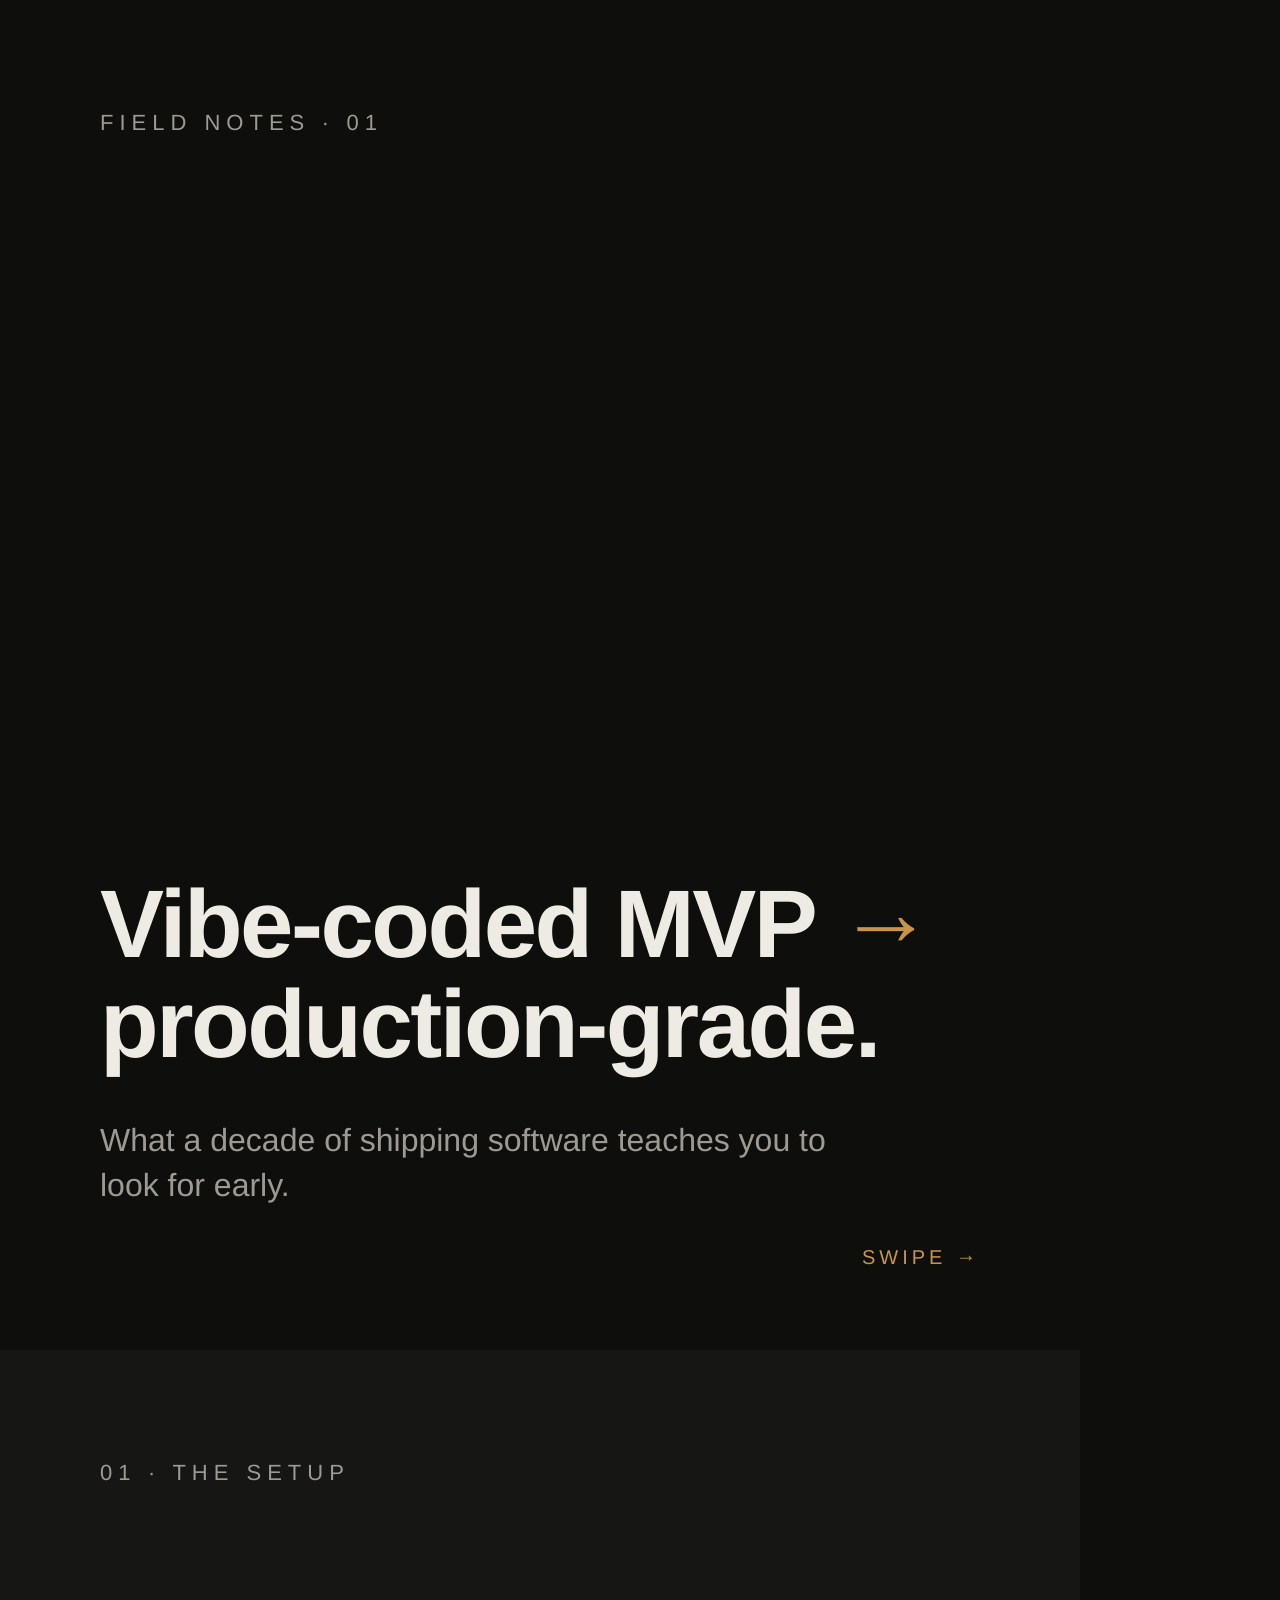
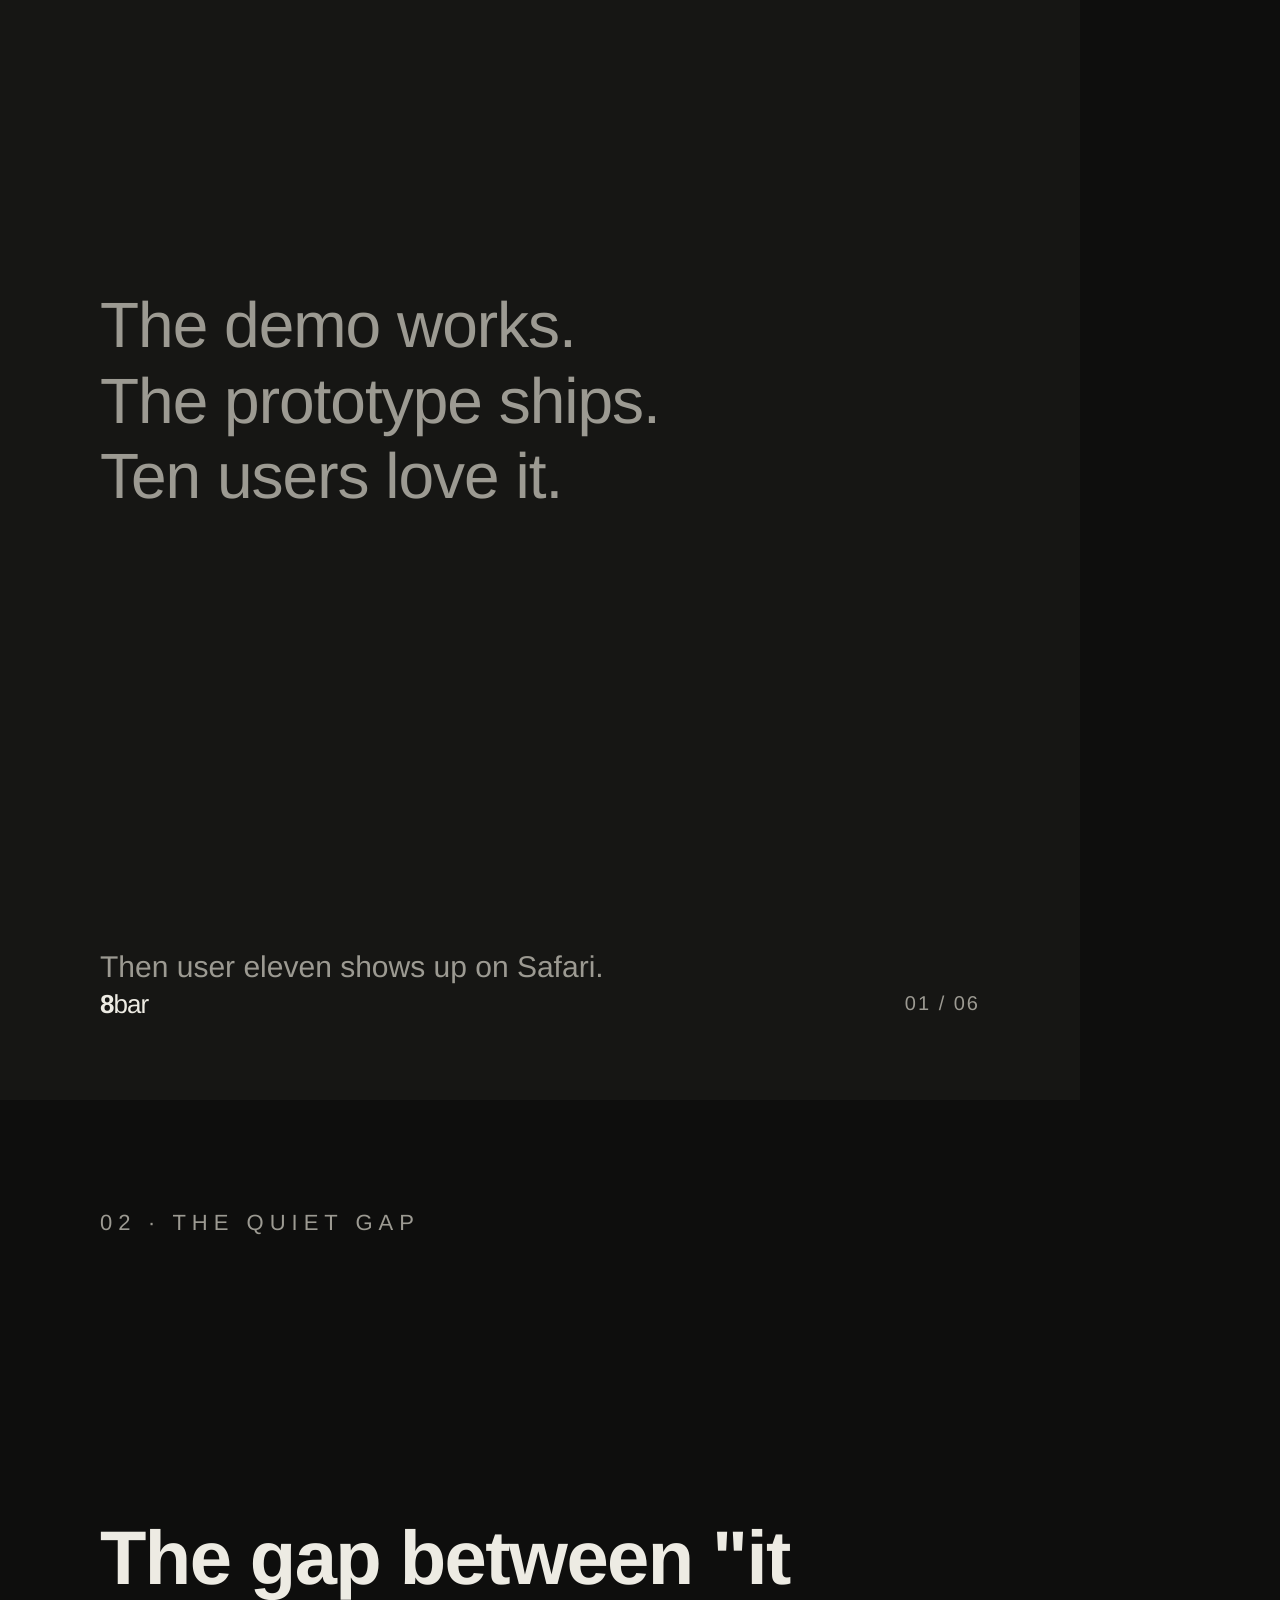
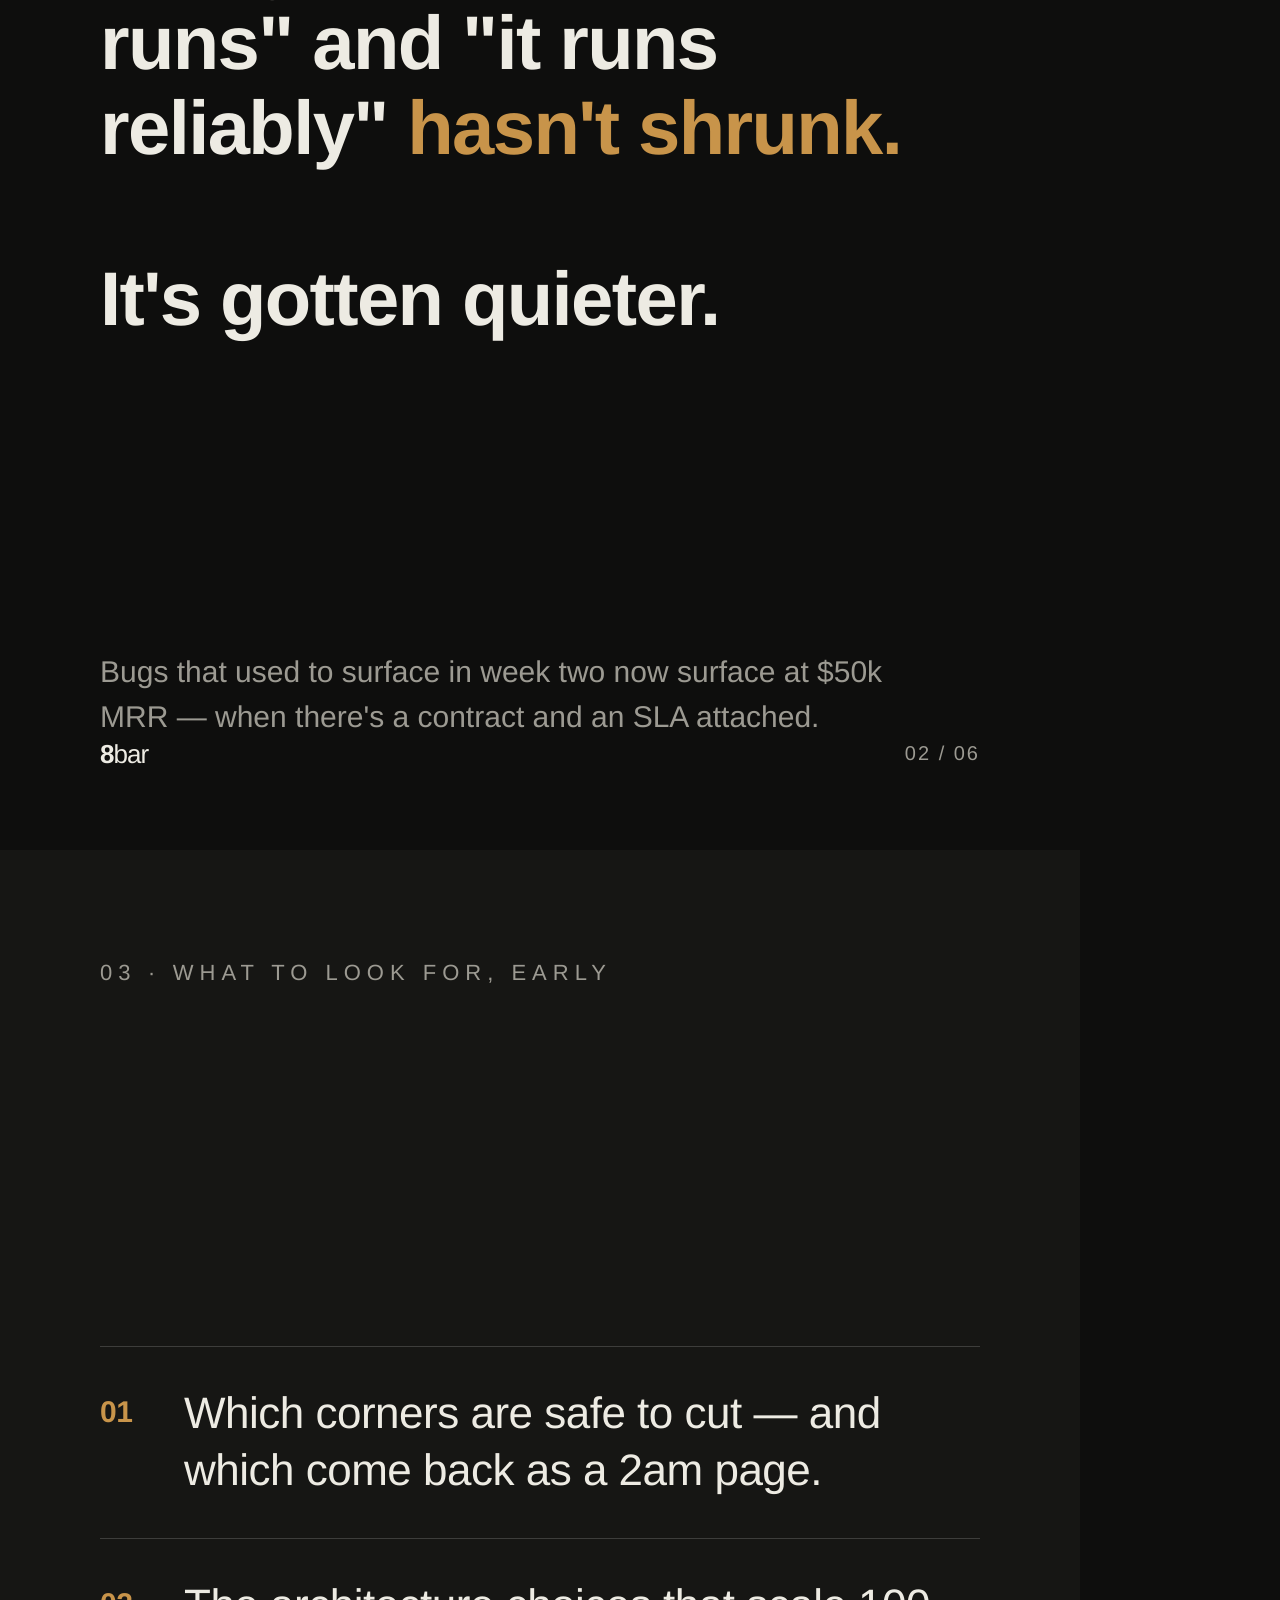
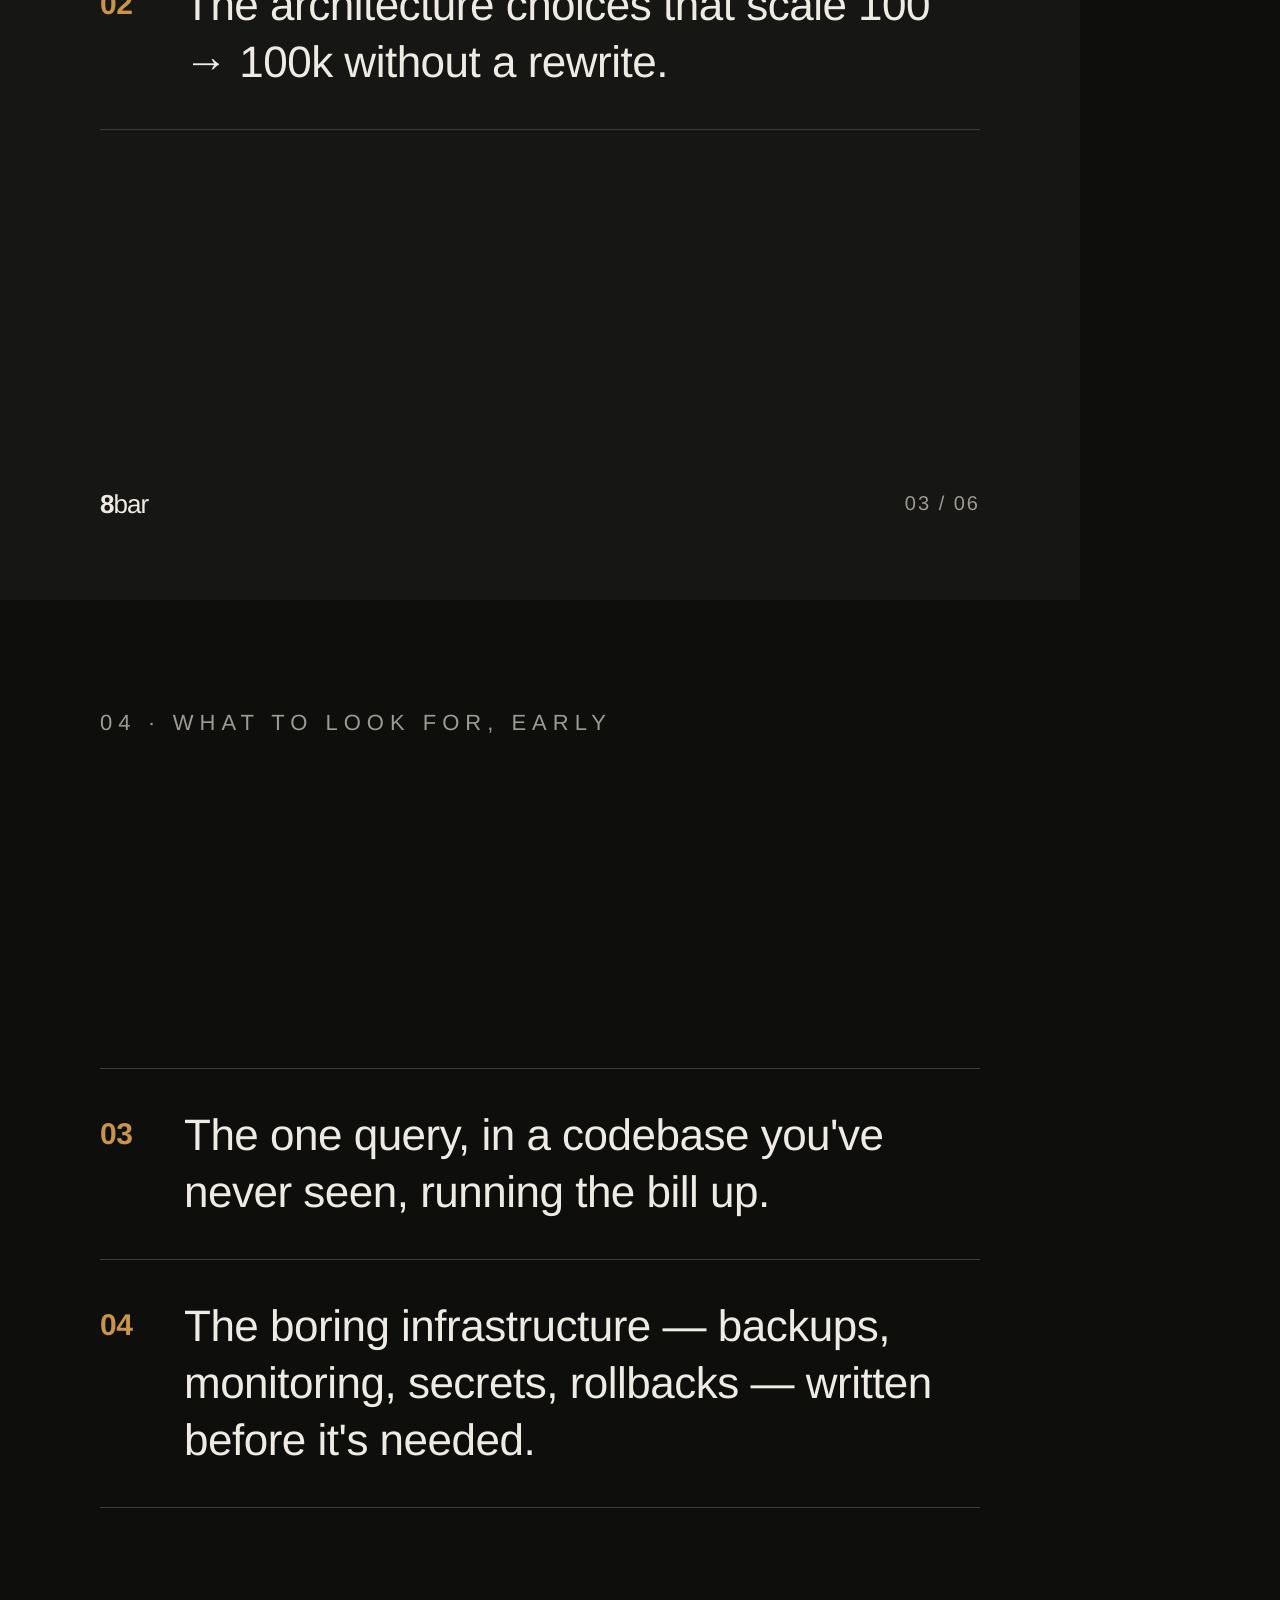
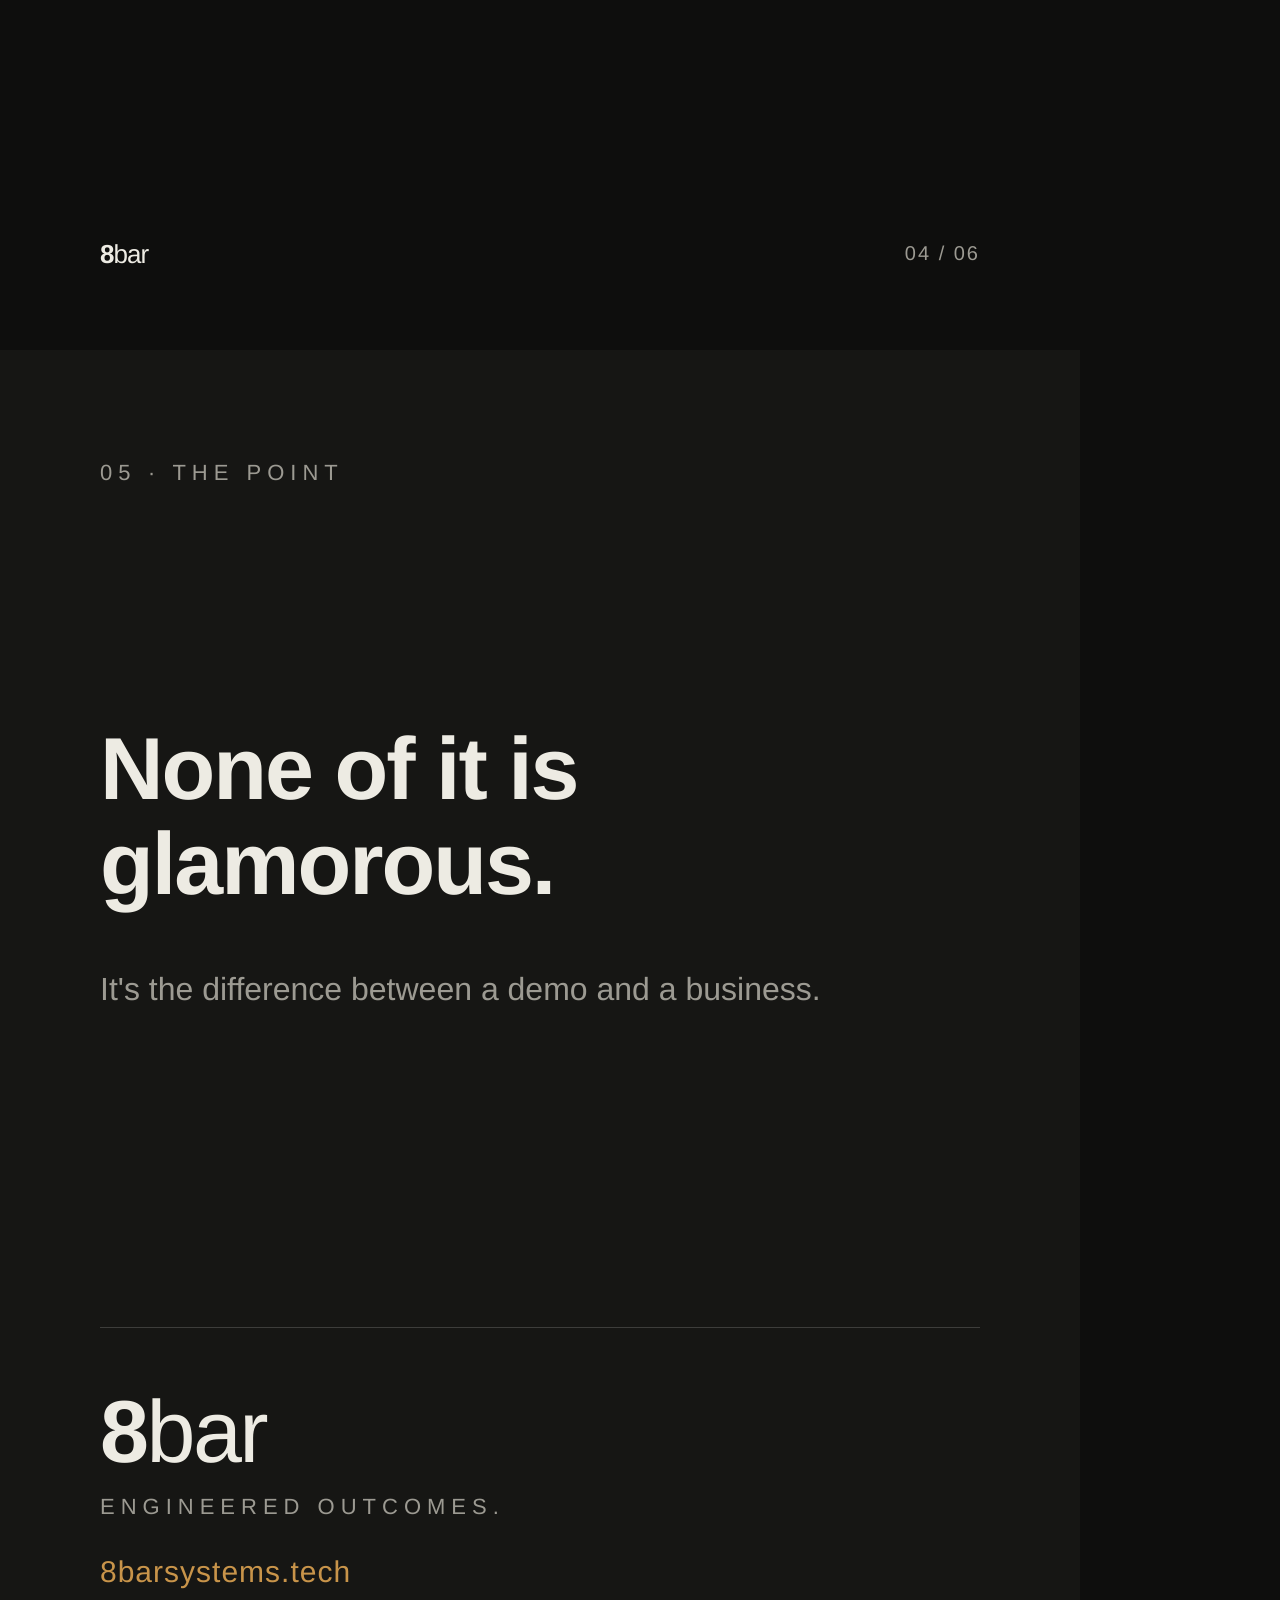
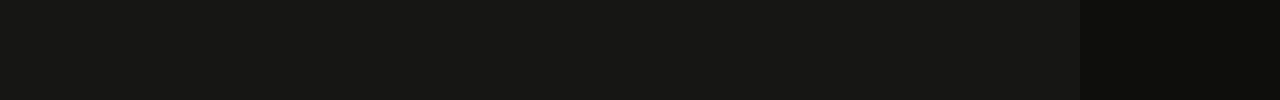
<file: brand/linkedin/first-post-carousel.html>
<!doctype html>
<html lang="en">
<head>
<meta charset="utf-8">
<title>8bar — Vibe-coded MVP to production-grade</title>
<style>
  @page {
    size: 1080px 1350px;
    margin: 0;
  }
  :root {
    --ink: #EDEBE3;
    --bg: #0E0E0D;
    --bg-alt: #161614;
    --mute: #9C9A92;
    --rule: #3D3D3B;
    --accent: #C8944A;
  }
  * { box-sizing: border-box; }
  html, body { margin: 0; padding: 0; background: var(--bg); }
  body {
    font-family: Helvetica, "Helvetica Neue", Arial, sans-serif;
    color: var(--ink);
    -webkit-font-smoothing: antialiased;
    text-rendering: geometricPrecision;
  }
  .slide {
    width: 1080px;
    height: 1350px;
    padding: 110px 100px;
    position: relative;
    page-break-after: always;
    display: flex;
    flex-direction: column;
    background: var(--bg);
    overflow: hidden;
  }
  .slide:last-child { page-break-after: auto; }

  .slide-alt { background: var(--bg-alt); }

  .eyebrow {
    font-size: 22px;
    font-weight: 400;
    letter-spacing: 6px;
    text-transform: uppercase;
    color: var(--mute);
  }

  .footer {
    position: absolute;
    left: 100px;
    right: 100px;
    bottom: 80px;
    display: flex;
    justify-content: space-between;
    align-items: center;
    font-size: 20px;
    color: var(--mute);
    letter-spacing: 2px;
    text-transform: uppercase;
  }
  .footer .mark {
    display: inline-flex;
    align-items: baseline;
    color: var(--ink);
    letter-spacing: -1px;
    text-transform: none;
    font-size: 26px;
  }
  .footer .mark b { font-weight: 700; }

  /* ---- Cover ---- */
  .cover .stack { margin-top: auto; }
  .cover h1 {
    font-size: 96px;
    line-height: 1.04;
    font-weight: 700;
    letter-spacing: -2.5px;
    margin: 32px 0 0;
  }
  .cover h1 .arrow { color: var(--accent); font-weight: 400; }
  .cover .sub {
    margin-top: 44px;
    font-size: 32px;
    line-height: 1.4;
    color: var(--mute);
    max-width: 760px;
    font-weight: 400;
  }
  .cover .swipe {
    position: absolute;
    right: 100px;
    bottom: 80px;
    font-size: 20px;
    letter-spacing: 4px;
    color: var(--accent);
    text-transform: uppercase;
  }

  /* ---- Body slides ---- */
  .num {
    font-size: 22px;
    letter-spacing: 6px;
    color: var(--mute);
    text-transform: uppercase;
  }
  .body-slide h2 {
    margin: auto 0;
    font-size: 76px;
    line-height: 1.12;
    font-weight: 700;
    letter-spacing: -1.6px;
  }
  .body-slide .lead {
    margin: auto 0;
    font-size: 64px;
    line-height: 1.18;
    font-weight: 400;
    letter-spacing: -1px;
  }
  .body-slide p {
    margin: 28px 0 0;
    font-size: 30px;
    line-height: 1.5;
    color: var(--mute);
    max-width: 820px;
  }
  .accent { color: var(--accent); }
  .ink { color: var(--ink); }

  .quiet {
    font-size: 30px;
    line-height: 1.5;
    color: var(--mute);
  }

  /* ---- List slides ---- */
  .list-slide ul {
    list-style: none;
    padding: 0;
    margin: auto 0;
  }
  .list-slide li {
    font-size: 44px;
    line-height: 1.3;
    font-weight: 400;
    letter-spacing: -0.5px;
    padding: 38px 0;
    border-top: 1px solid var(--rule);
    display: flex;
    gap: 28px;
  }
  .list-slide li:last-child { border-bottom: 1px solid var(--rule); }
  .list-slide li .idx {
    color: var(--accent);
    font-weight: 700;
    font-size: 30px;
    min-width: 56px;
    padding-top: 8px;
  }

  /* ---- Close ---- */
  .close h2 {
    margin: auto 0 24px;
    font-size: 88px;
    line-height: 1.08;
    font-weight: 700;
    letter-spacing: -2px;
  }
  .close .kicker {
    font-size: 32px;
    color: var(--mute);
    line-height: 1.4;
    max-width: 780px;
    margin-bottom: 80px;
  }
  .close .brand {
    margin-top: auto;
    padding-top: 60px;
    border-top: 1px solid var(--rule);
  }
  .close .wordmark {
    font-size: 88px;
    letter-spacing: -2.5px;
    line-height: 1;
  }
  .close .wordmark b { font-weight: 700; }
  .close .tag {
    margin-top: 18px;
    font-size: 22px;
    letter-spacing: 6px;
    color: var(--mute);
    text-transform: uppercase;
  }
  .close .url {
    margin-top: 36px;
    font-size: 30px;
    color: var(--accent);
    letter-spacing: 1px;
  }
</style>
</head>
<body>

<!-- 1 — Cover -->
<section class="slide cover">
  <div class="eyebrow">FIELD NOTES · 01</div>
  <div class="stack">
    <h1>Vibe-coded MVP <span class="arrow">→</span><br>production-grade.</h1>
    <p class="sub">What a decade of shipping software teaches you to look for early.</p>
  </div>
  <div class="swipe">Swipe →</div>
</section>

<!-- 2 — Setup -->
<section class="slide slide-alt body-slide">
  <div class="num">01 · The setup</div>
  <p class="lead">
    The demo works.<br>
    The prototype ships.<br>
    Ten users love it.
  </p>
  <p>Then user eleven shows up on Safari.</p>
  <div class="footer"><span class="mark"><b>8</b>bar</span><span>01 / 06</span></div>
</section>

<!-- 3 — The quiet gap -->
<section class="slide body-slide">
  <div class="num">02 · The quiet gap</div>
  <h2>
    The gap between "it runs" and "it runs reliably" <span class="accent">hasn't shrunk.</span>
    <br><br>
    <span class="ink">It's gotten quieter.</span>
  </h2>
  <p>Bugs that used to surface in week two now surface at $50k MRR — when there's a contract and an SLA attached.</p>
  <div class="footer"><span class="mark"><b>8</b>bar</span><span>02 / 06</span></div>
</section>

<!-- 4 — What to look for, part 1 -->
<section class="slide slide-alt list-slide">
  <div class="num">03 · What to look for, early</div>
  <ul>
    <li><span class="idx">01</span><span>Which corners are safe to cut — and which come back as a 2am page.</span></li>
    <li><span class="idx">02</span><span>The architecture choices that scale 100 → 100k without a rewrite.</span></li>
  </ul>
  <div class="footer"><span class="mark"><b>8</b>bar</span><span>03 / 06</span></div>
</section>

<!-- 5 — What to look for, part 2 -->
<section class="slide list-slide">
  <div class="num">04 · What to look for, early</div>
  <ul>
    <li><span class="idx">03</span><span>The one query, in a codebase you've never seen, running the bill up.</span></li>
    <li><span class="idx">04</span><span>The boring infrastructure — backups, monitoring, secrets, rollbacks — written before it's needed.</span></li>
  </ul>
  <div class="footer"><span class="mark"><b>8</b>bar</span><span>04 / 06</span></div>
</section>

<!-- 6 — Close -->
<section class="slide slide-alt close">
  <div class="num">05 · The point</div>
  <h2>None of it is glamorous.</h2>
  <p class="kicker">It's the difference between a demo and a business.</p>
  <div class="brand">
    <div class="wordmark"><b>8</b>bar</div>
    <div class="tag">Engineered outcomes.</div>
    <div class="url">8barsystems.tech</div>
  </div>
</section>

</body>
</html>
</file>
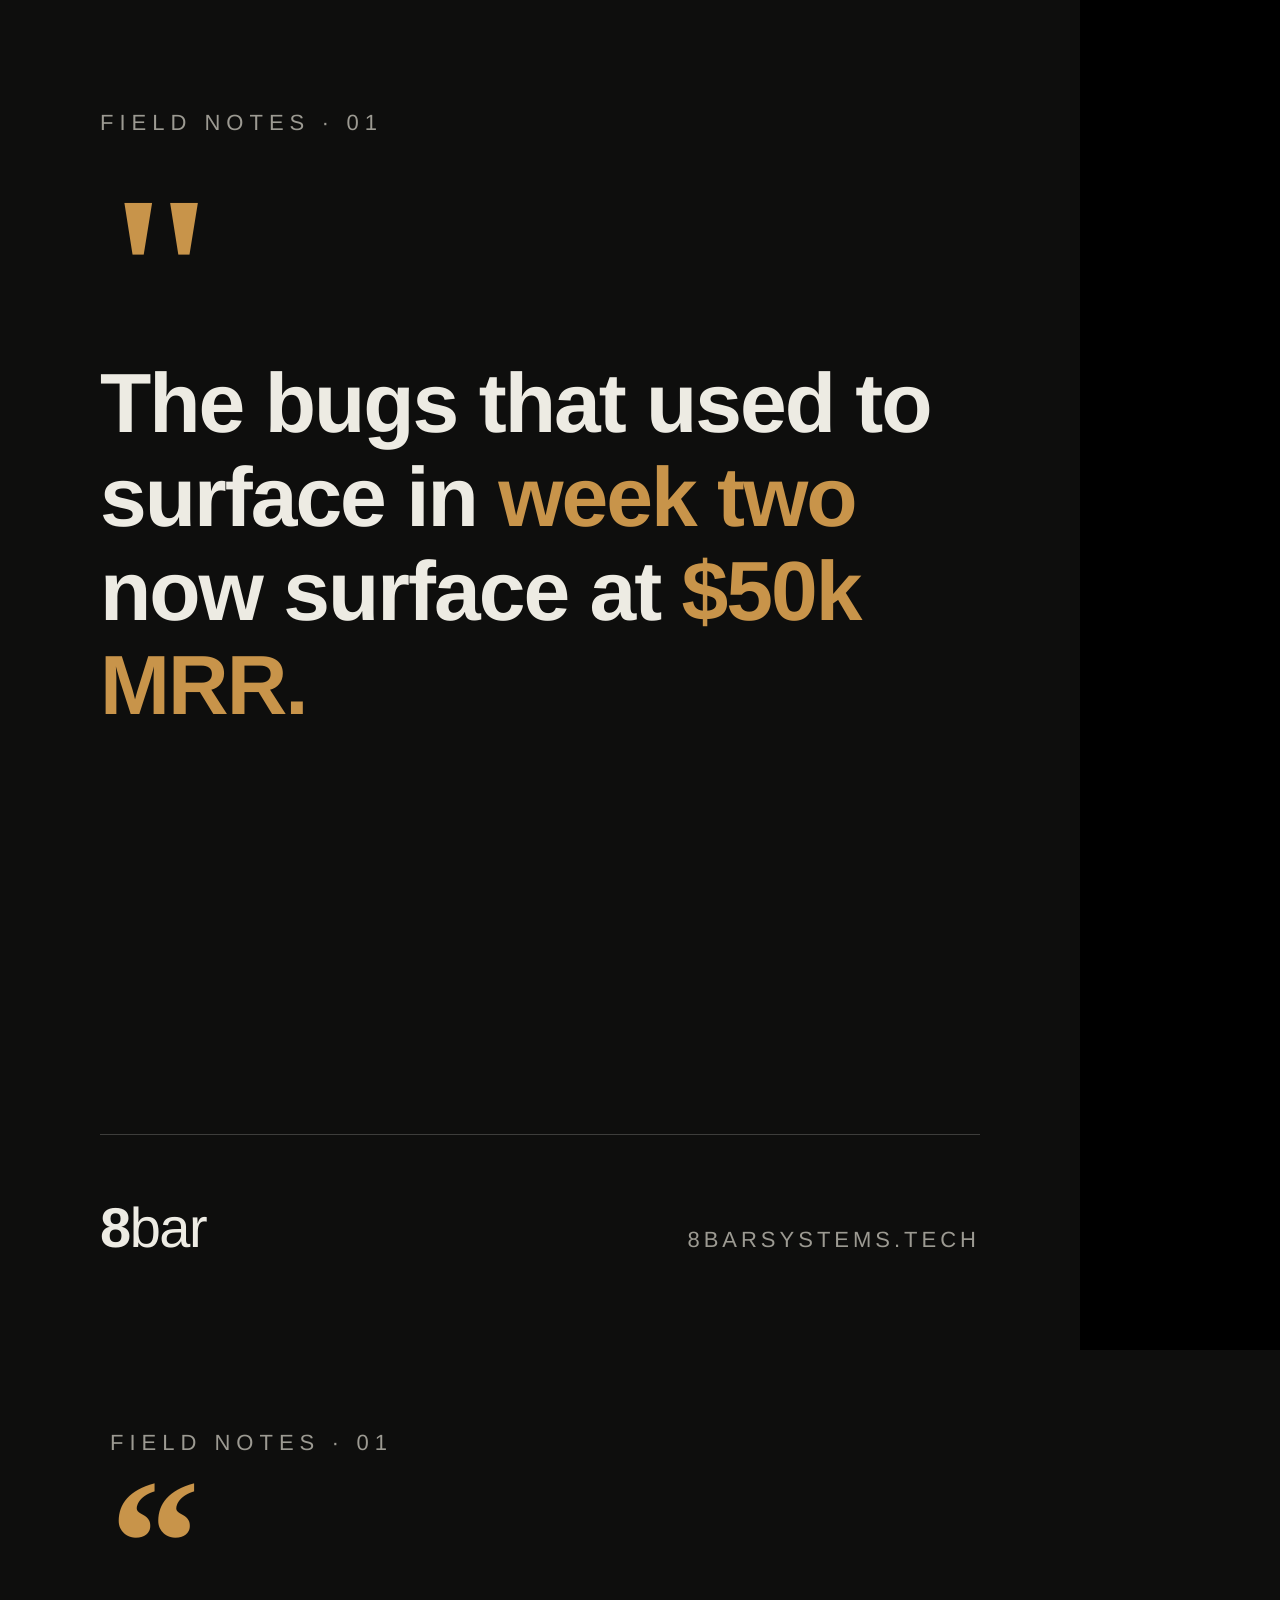
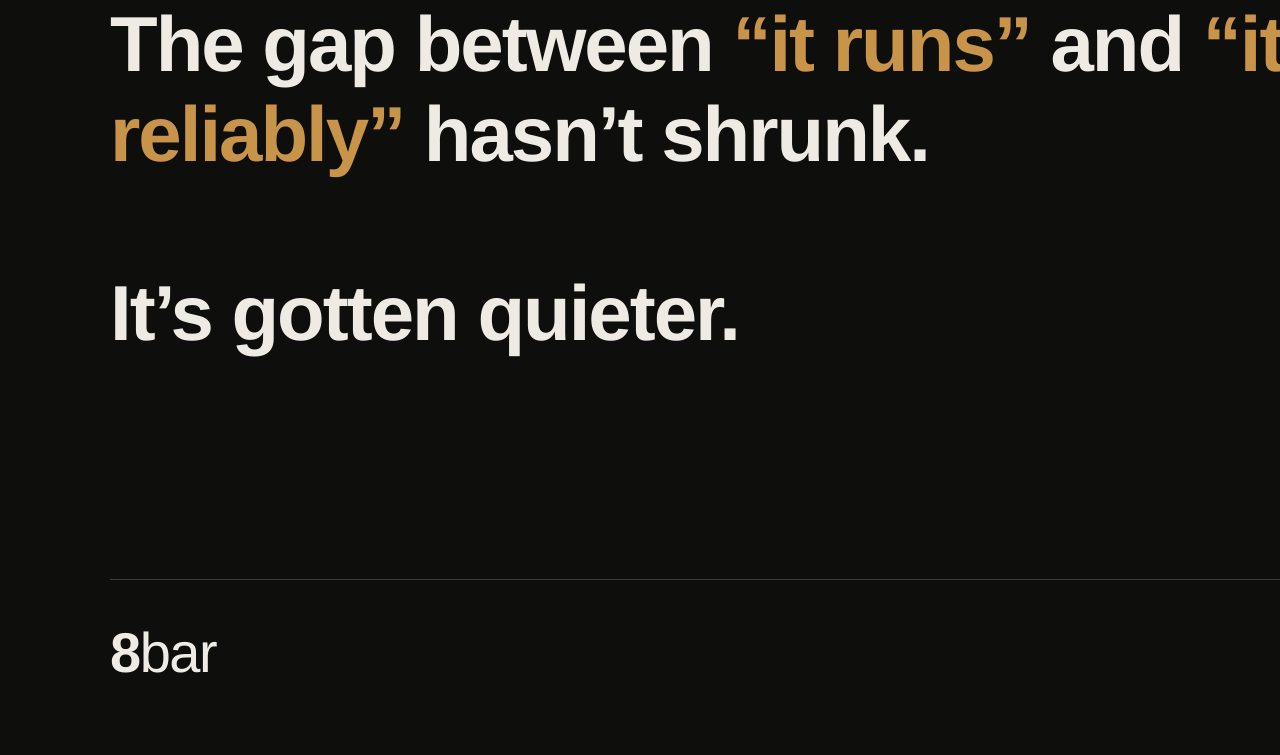
<file: brand/linkedin/first-post-quote.html>
<!doctype html>
<html lang="en">
<head>
<meta charset="utf-8">
<title>8bar — quote cards</title>
<style>
  :root {
    --ink: #EDEBE3;
    --bg: #0E0E0D;
    --mute: #9C9A92;
    --rule: #3D3D3B;
    --accent: #C8944A;
  }
  * { box-sizing: border-box; }
  html, body { margin: 0; padding: 0; background: #000; }
  body {
    font-family: Helvetica, "Helvetica Neue", Arial, sans-serif;
    color: var(--ink);
    -webkit-font-smoothing: antialiased;
    text-rendering: geometricPrecision;
  }
  .card {
    width: 1080px;
    height: 1350px;
    padding: 110px 100px 90px;
    background: var(--bg);
    display: flex;
    flex-direction: column;
    position: relative;
  }
  .card.landscape {
    width: 1920px;
    height: 1005px;
    padding: 80px 110px 70px;
  }
  .eyebrow {
    font-size: 22px;
    letter-spacing: 6px;
    color: var(--mute);
    text-transform: uppercase;
  }
  .mark-quote {
    margin-top: 60px;
    font-size: 220px;
    line-height: 0.7;
    color: var(--accent);
    font-weight: 700;
    font-family: Georgia, "Times New Roman", serif;
    height: 100px;
  }
  blockquote {
    margin: 60px 0 0;
    font-size: 84px;
    line-height: 1.12;
    font-weight: 700;
    letter-spacing: -2px;
  }
  blockquote.smaller {
    font-size: 76px;
    line-height: 1.14;
  }
  .card.landscape .mark-quote {
    margin-top: 24px;
    font-size: 180px;
    height: 80px;
  }
  .card.landscape blockquote {
    margin-top: 40px;
    font-size: 78px;
    line-height: 1.15;
    max-width: 1600px;
  }
  .card.landscape .attribution {
    padding-top: 40px;
  }
  .accent { color: var(--accent); }
  .attribution {
    margin-top: auto;
    padding-top: 60px;
    border-top: 1px solid var(--rule);
    display: flex;
    align-items: baseline;
    justify-content: space-between;
  }
  .wordmark {
    font-size: 56px;
    letter-spacing: -1.5px;
  }
  .wordmark b { font-weight: 700; }
  .url {
    font-size: 22px;
    letter-spacing: 4px;
    color: var(--mute);
    text-transform: uppercase;
  }
</style>
</head>
<body>

<!-- Card A: $50k MRR -->
<section class="card" id="a">
  <div class="eyebrow">Field notes · 01</div>
  <div class="mark-quote">"</div>
  <blockquote>
    The bugs that used to surface in <span class="accent">week two</span><br>
    now surface at <span class="accent">$50k MRR.</span>
  </blockquote>
  <div class="attribution">
    <div class="wordmark"><b>8</b>bar</div>
    <div class="url">8barsystems.tech</div>
  </div>
</section>

<!-- Card B: quieter (landscape) -->
<section class="card landscape" id="b">
  <div class="eyebrow">Field notes &middot; 01</div>
  <div class="mark-quote">&ldquo;</div>
  <blockquote>
    The gap between <span class="accent">&ldquo;it runs&rdquo;</span> and <span class="accent">&ldquo;it runs reliably&rdquo;</span> hasn&rsquo;t shrunk.<br><br>
    It&rsquo;s gotten quieter.
  </blockquote>
  <div class="attribution">
    <div class="wordmark"><b>8</b>bar</div>
    <div class="url">8barsystems.tech</div>
  </div>
</section>

</body>
</html>
</file>
<file: styles.css>
/* 8bar Systems — global styles
   Tokens map directly to brand book §3.2 / §3.3 */

@import url('https://fonts.googleapis.com/css2?family=Inter:wght@400;700&family=JetBrains+Mono&display=swap');

:root {
  --charcoal: #2B2B2A;
  --void:     #0E0E0D;
  --subtle:   #3D3D3B;
  --steel:    #9C9A92;
  --parchment:#EDEBE3;
  --amber:    #C8944A;

  --sans: 'Inter', Helvetica, Arial, sans-serif;
  --mono: 'JetBrains Mono', 'Courier New', ui-monospace, monospace;

  --max:    1180px;
  --gutter: clamp(20px, 4vw, 56px);

  --t-display: 56px;
  --t-h1: 40px;
  --t-h2: 28px;
  --t-h3: 20px;
  --t-body: 17px;
  --t-small: 14px;
  --t-meta: 13px;
  --t-mono: 15px;
  --t-eyebrow: 12px;
}

* { box-sizing: border-box; }
html, body { margin: 0; padding: 0; }

body {
  background: var(--charcoal);
  color: var(--parchment);
  font-family: var(--sans);
  font-size: var(--t-body);
  line-height: 1.6;
  font-weight: 400;
  -webkit-font-smoothing: antialiased;
  text-rendering: optimizeLegibility;
}

/* Type ----------------------------------- */
h1, h2, h3, h4 { font-weight: 700; margin: 0; line-height: 1.15; letter-spacing: -0.01em; }
h1 { font-size: var(--t-h1); }
h2 { font-size: var(--t-h2); }
h3 { font-size: var(--t-h3); line-height: 1.3; }
p  { margin: 0; max-width: 65ch; text-wrap: pretty; }
.display { font-size: var(--t-display); font-weight: 700; line-height: 1.05; letter-spacing: -0.02em; margin: 0; }
.eyebrow {
  font-size: var(--t-eyebrow);
  font-weight: 700;
  text-transform: uppercase;
  letter-spacing: 0.15em;
  color: var(--amber);
  display: inline-block;
}
.meta { font-size: var(--t-meta); color: var(--steel); line-height: 1.4; }
.muted { color: var(--steel); }
.mono { font-family: var(--mono); font-size: var(--t-mono); }

/* Links ---------------------------------- */
a {
  color: var(--parchment);
  text-decoration: none;
  transition: color 100ms ease, border-color 100ms ease;
}
a:hover { color: var(--amber); }
a.underline {
  border-bottom: 1px solid var(--subtle);
  padding-bottom: 1px;
}
a.underline:hover { border-bottom-color: var(--amber); }

/* Buttons -------------------------------- */
.btn {
  display: inline-flex;
  align-items: center;
  gap: 10px;
  padding: 14px 22px;
  font: inherit;
  font-size: var(--t-small);
  font-weight: 700;
  letter-spacing: 0.02em;
  color: var(--parchment);
  background: transparent;
  border: 1px solid var(--subtle);
  border-radius: 0;
  cursor: pointer;
  transition: border-color 100ms ease, color 100ms ease, background 100ms ease;
}
.btn:hover { border-color: var(--amber); color: var(--amber); }
.btn--primary { border-color: var(--parchment); }
.btn--primary:hover { border-color: var(--amber); color: var(--amber); }
.btn .arrow { transition: transform 150ms ease; }
.btn:hover .arrow { transform: translateX(3px); }

/* Layout --------------------------------- */
.shell {
  max-width: var(--max);
  margin: 0 auto;
  padding-left: var(--gutter);
  padding-right: var(--gutter);
}

.divider {
  height: 1px;
  background: var(--subtle);
  border: 0;
  margin: 0;
}

/* Header --------------------------------- */
.site-header {
  position: sticky;
  top: 0;
  z-index: 50;
  background: color-mix(in oklab, var(--charcoal) 92%, transparent);
  backdrop-filter: blur(8px);
  border-bottom: 1px solid var(--subtle);
}
.site-header .row {
  display: flex;
  align-items: center;
  justify-content: space-between;
  height: 72px;
}
.wordmark {
  font-family: var(--sans);
  font-size: 22px;
  letter-spacing: -0.02em;
  color: var(--parchment);
  user-select: none;
  cursor: pointer;
  background: none;
  border: 0;
  padding: 0;
}
.wordmark .num { font-weight: 700; }
.wordmark .word { font-weight: 400; }

.nav {
  display: flex;
  align-items: center;
  gap: 32px;
}
.nav a {
  font-size: var(--t-small);
  font-weight: 400;
  color: var(--parchment);
  position: relative;
}
.nav a.is-active { color: var(--amber); }
.nav a.is-active::after {
  content: '';
  position: absolute;
  left: 0; right: 0; bottom: -28px;
  height: 1px;
  background: var(--amber);
}

/* Footer --------------------------------- */
.site-footer {
  border-top: 1px solid var(--subtle);
  margin-top: 120px;
  padding: 40px 0 56px;
  font-size: var(--t-small);
  color: var(--steel);
}
.site-footer .row {
  display: flex;
  flex-wrap: wrap;
  gap: 24px;
  justify-content: space-between;
  align-items: flex-start;
}
.site-footer .col { display: flex; flex-direction: column; gap: 6px; max-width: 32ch; }
.site-footer a { color: var(--steel); }
.site-footer a:hover { color: var(--amber); }

/* Page transitions ----------------------- */
.page {
  animation: page-fade 240ms ease-out both;
}
@keyframes page-fade {
  from { opacity: 0; transform: translateY(4px); }
  to   { opacity: 1; transform: translateY(0); }
}

/* Hero ----------------------------------- */
.hero {
  padding-block: 120px 80px;
}
.hero .display { max-width: 14ch; }
.hero .display.hero-wedge {
  max-width: 22ch;
  font-size: clamp(36px, 5.4vw, 56px);
  line-height: 1.08;
}
.hero .display.hero-wedge .hero-wedge-break {
  display: block;
  height: 0.55em;
}
.hero .lede { color: var(--steel); margin-top: 24px; max-width: 56ch; font-size: 19px; }
.hero .ctas { margin-top: 40px; display: flex; gap: 16px; flex-wrap: wrap; }
.hero-scale-wrap {
  margin-top: 80px;
  padding-top: 56px;
  border-top: 1px solid var(--subtle);
}

/* Measurement scale ---------------------- */
.scale {
  width: 100%;
  display: block;
  height: 110px;
}
.scale-caption {
  display: flex;
  justify-content: space-between;
  margin-top: 18px;
  color: var(--steel);
  font-size: var(--t-meta);
  font-family: var(--mono);
}

/* Cards / sections ----------------------- */
.section { padding-block: 96px; }
.section--tight { padding-block: 64px; }

.modes {
  display: grid;
  grid-template-columns: 1fr 1fr;
  gap: 48px;
}
@media (max-width: 820px) {
  .modes { grid-template-columns: 1fr; gap: 56px; }
}

.mode-card {
  display: flex;
  flex-direction: column;
  gap: 20px;
}
.mode-card h2 { font-size: 36px; letter-spacing: -0.02em; }
.mode-card .deliverables {
  margin-top: 8px;
  list-style: none;
  padding: 0;
  display: flex;
  flex-direction: column;
}
.mode-card .deliverables li {
  display: grid;
  grid-template-columns: 56px 1fr;
  gap: 16px;
  padding: 18px 0;
  border-top: 1px solid var(--subtle);
  align-items: baseline;
}
.mode-card .deliverables li:last-child { border-bottom: 1px solid var(--subtle); }
.mode-card .deliverables .idx {
  font-family: var(--mono);
  font-size: 13px;
  color: var(--steel);
}
.mode-card .deliverables .label { font-size: 17px; }
.mode-card .deliverables .desc { color: var(--steel); font-size: 14px; margin-top: 4px; }

/* About ---------------------------------- */
.about-grid {
  display: grid;
  grid-template-columns: 220px 1fr;
  gap: 56px;
}
@media (max-width: 820px) {
  .about-grid { grid-template-columns: 1fr; gap: 24px; }
}
.about-grid .label {
  font-family: var(--mono);
  font-size: 13px;
  color: var(--steel);
  padding-top: 6px;
}
.about-grid p + p { margin-top: 18px; }

.timeline {
  list-style: none;
  padding: 0;
  margin: 24px 0 0;
  display: flex;
  flex-direction: column;
}
.timeline li {
  display: grid;
  grid-template-columns: 140px 1fr;
  gap: 24px;
  padding: 18px 0;
  border-top: 1px solid var(--subtle);
}
.timeline li:last-child { border-bottom: 1px solid var(--subtle); }
.timeline .when { font-family: var(--mono); font-size: 13px; color: var(--steel); }
.timeline .what { font-size: 16px; }
.timeline .what .role { color: var(--steel); }

/* How-we-work list (About) --------------- */
.how-list {
  list-style: none;
  padding: 0;
  margin: 28px 0 0;
  display: flex;
  flex-direction: column;
}
.how-list li {
  padding: 18px 0;
  border-top: 1px solid var(--subtle);
}
.how-list li:last-child { border-bottom: 1px solid var(--subtle); }
.how-list .how-label { font-size: 16px; font-weight: 700; }
.how-list .how-desc { color: var(--steel); font-size: 15px; margin-top: 6px; }
.how-list .how-desc em { color: var(--amber); font-style: normal; }

/* Skills grid (About / Team) ------------- */
.skills-grid {
  margin-top: 36px;
  display: grid;
  grid-template-columns: 180px 1fr;
  gap: 0;
  border-top: 1px solid var(--subtle);
}
.skills-grid .skill-col {
  display: contents;
}
.skills-grid .skill-label {
  grid-column: 1;
  font-family: var(--mono);
  font-size: 13px;
  color: var(--steel);
  padding: 16px 16px 16px 0;
  border-bottom: 1px solid var(--subtle);
}
.skills-grid .skill-list {
  grid-column: 2;
  font-size: 15px;
  color: var(--parchment);
  padding: 16px 0;
  border-bottom: 1px solid var(--subtle);
}
@media (max-width: 640px) {
  .skills-grid { grid-template-columns: 1fr; }
  .skills-grid .skill-label {
    padding: 14px 0 4px;
    border-bottom: 0;
  }
  .skills-grid .skill-list {
    padding: 0 0 14px;
  }
}

/* Contact -------------------------------- */
.contact-grid {
  display: grid;
  grid-template-columns: 1fr 1fr;
  gap: 56px;
}
@media (max-width: 820px) {
  .contact-grid { grid-template-columns: 1fr; gap: 32px; }
}
.contact-block {
  display: flex;
  flex-direction: column;
  gap: 6px;
  padding: 24px 0;
  border-top: 1px solid var(--subtle);
}
.contact-block:last-child { border-bottom: 1px solid var(--subtle); }
.contact-block .label { font-family: var(--mono); font-size: 13px; color: var(--steel); }
.contact-block .value { font-family: var(--mono); font-size: 17px; color: var(--parchment); }
.contact-block .value a { border-bottom: 1px solid var(--subtle); padding-bottom: 1px; }

/* Misc ----------------------------------- */
.statement {
  font-size: 28px;
  font-weight: 400;
  line-height: 1.35;
  max-width: 32ch;
  letter-spacing: -0.01em;
}
.statement em { color: var(--amber); font-style: normal; }

.three-up {
  display: grid;
  grid-template-columns: repeat(3, 1fr);
  gap: 32px;
  margin-top: 64px;
}
@media (max-width: 820px) { .three-up { grid-template-columns: 1fr; gap: 24px; } }
.three-up .item { padding-top: 20px; border-top: 1px solid var(--subtle); }
.three-up .item .num { font-family: var(--mono); font-size: 13px; color: var(--steel); }
.three-up .item h3 { margin: 8px 0 8px; font-size: 18px; }
.three-up .item p { color: var(--steel); font-size: 14px; }

.four-up {
  display: grid;
  grid-template-columns: repeat(4, 1fr);
  gap: 32px;
  margin-top: 64px;
}
@media (max-width: 1024px) { .four-up { grid-template-columns: repeat(2, 1fr); gap: 28px; } }
@media (max-width: 560px) { .four-up { grid-template-columns: 1fr; gap: 24px; } }
.four-up .item { padding-top: 20px; border-top: 1px solid var(--subtle); }
.four-up .item .num { font-family: var(--mono); font-size: 13px; color: var(--steel); }
.four-up .item h3 { margin: 8px 0 8px; font-size: 18px; }
.four-up .item p { color: var(--steel); font-size: 14px; }

::selection { background: var(--amber); color: var(--charcoal); }

:focus-visible { outline: 2px solid var(--amber); outline-offset: 3px; }

/* Tweaks panel positioning override */
[data-tweaks-panel] { z-index: 100; }
</file>
